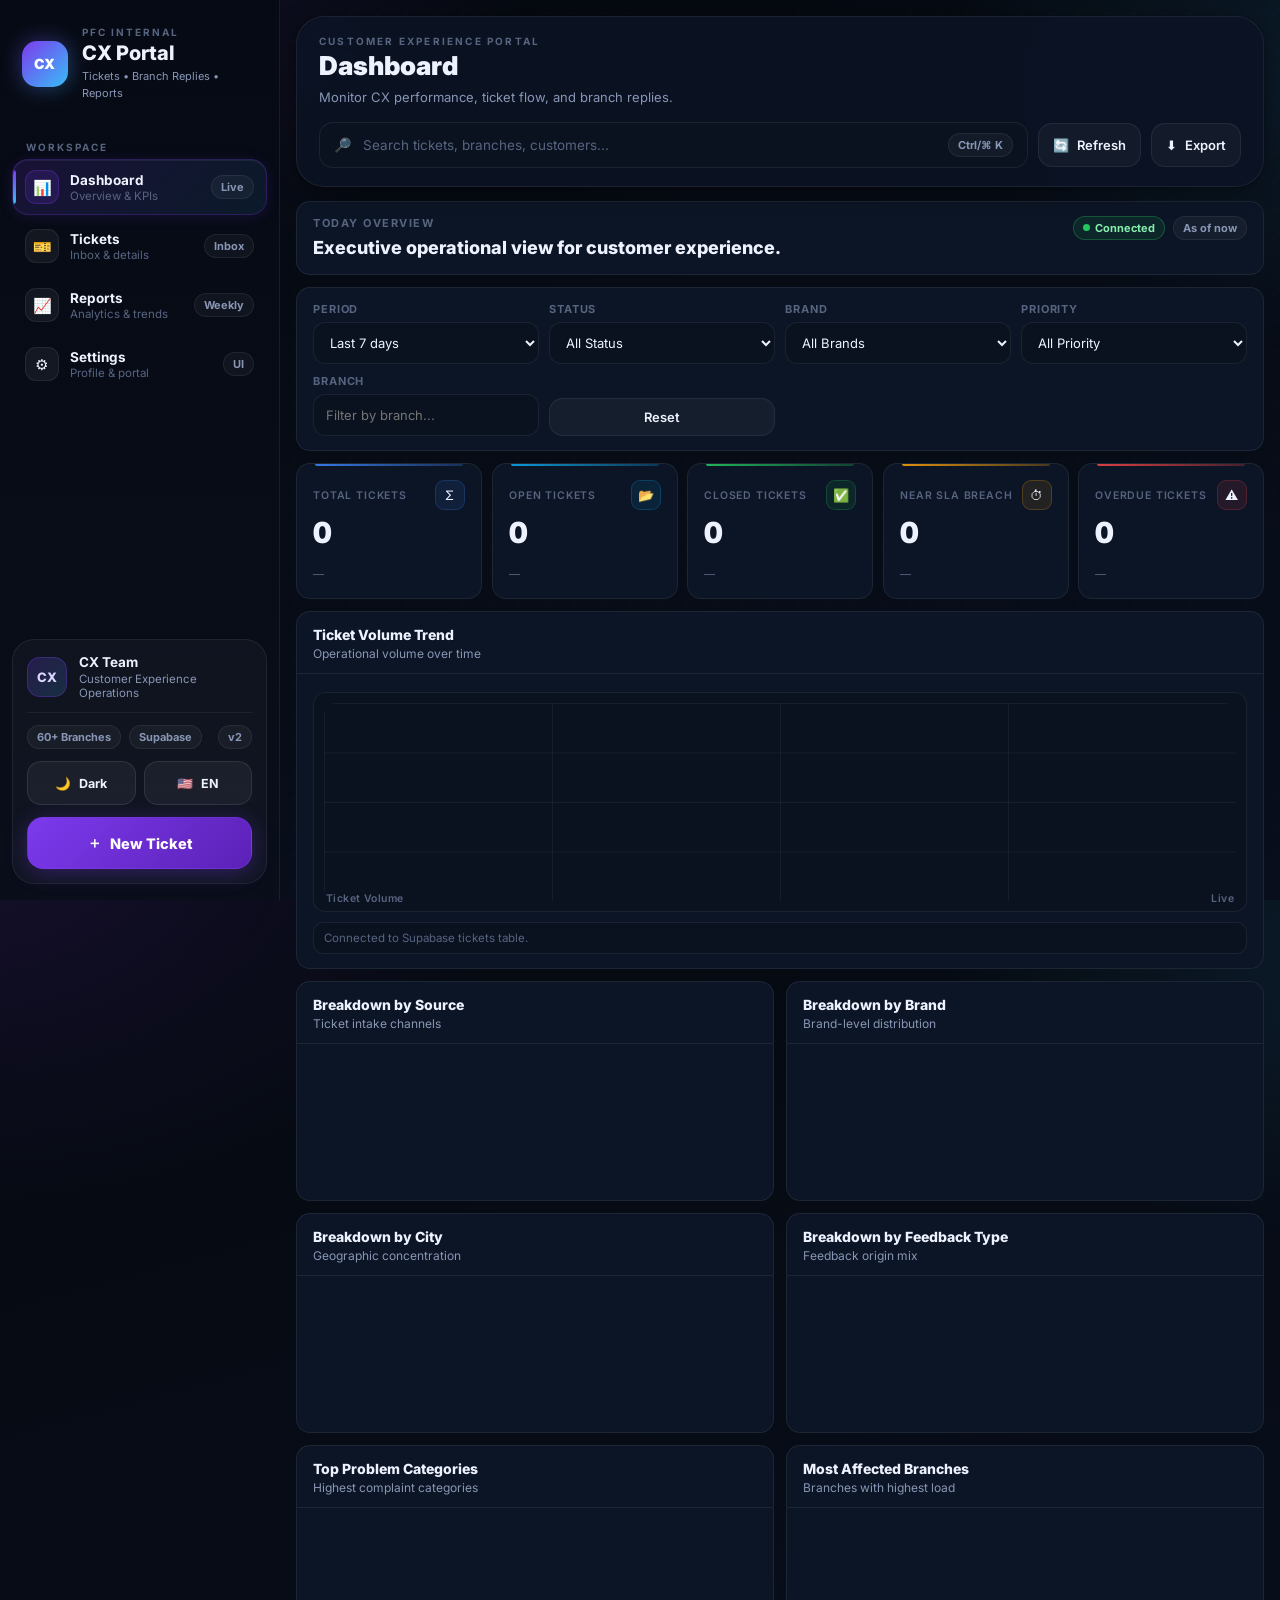
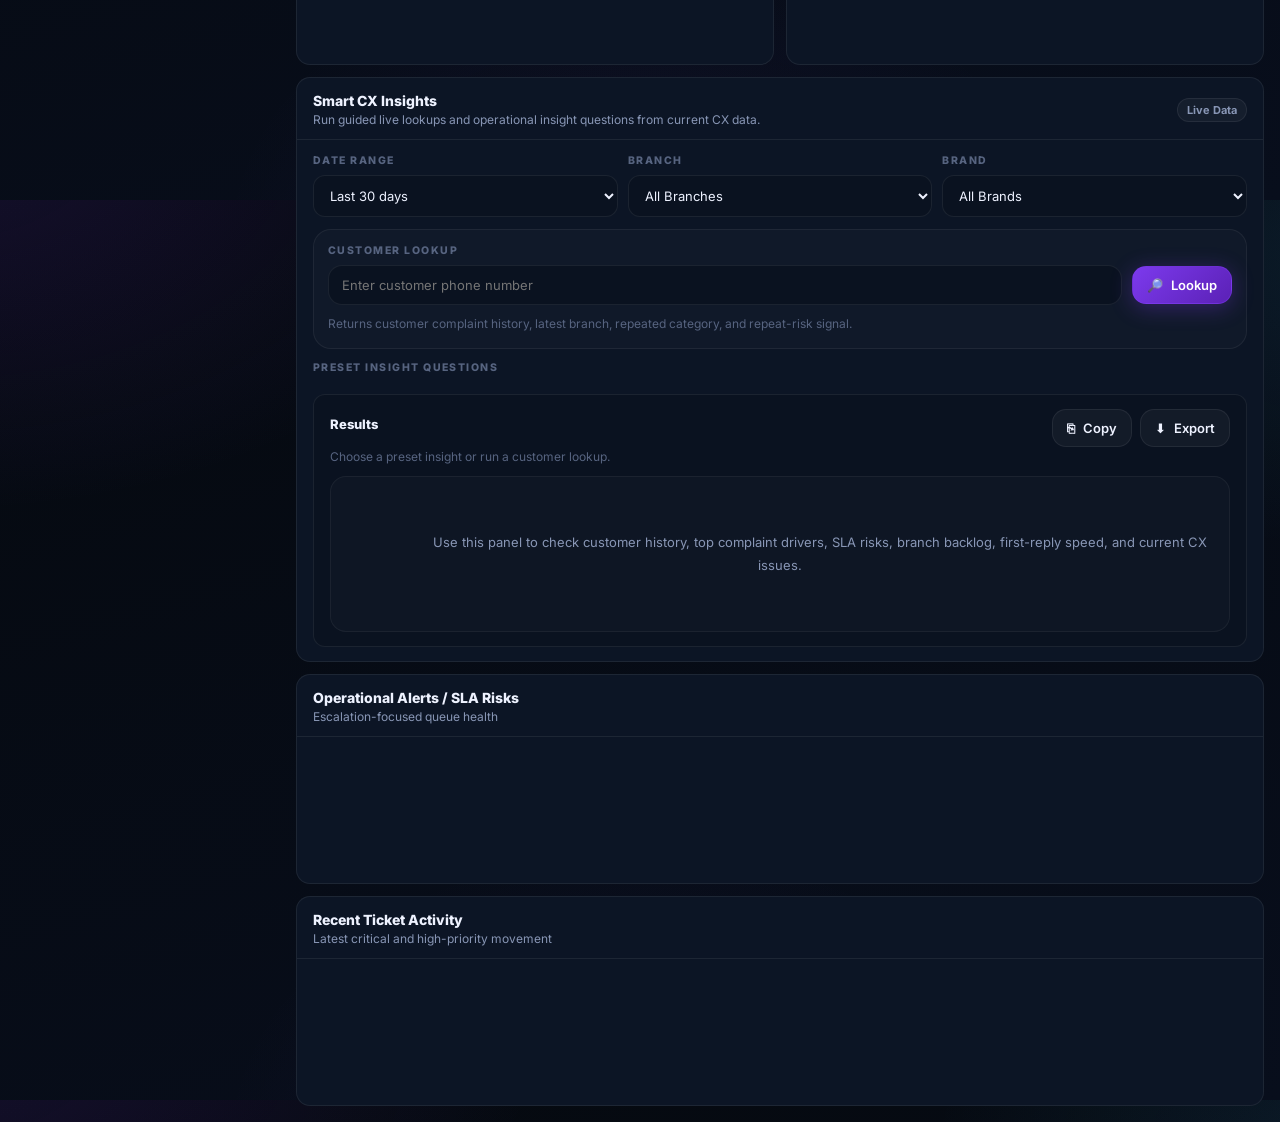
<file: index.html>
<!doctype html>
<html lang="en" dir="ltr">
<head>
  <meta charset="UTF-8" />
  <meta name="viewport" content="width=device-width,initial-scale=1" />
  <title>CX Portal — Tickets Dashboard</title>
  <meta name="description" content="Customer Experience Ticketing Portal" />

  <link rel="preconnect" href="https://fonts.googleapis.com">
  <link rel="preconnect" href="https://fonts.gstatic.com" crossorigin>
  <link href="https://fonts.googleapis.com/css2?family=Inter:wght@400;500;600;700;800&family=Tajawal:wght@400;500;700;800;900&display=swap" rel="stylesheet">

  <link rel="stylesheet" href="styles.css" />
</head>

<body data-theme="dark">
  <div class="appShell">
    <aside class="sidebar">
      <div class="sidebarTop">
        <div class="brandRow">
          <div class="logo">CX</div>
          <div class="brandText">
            <div class="eyebrow" id="brandEyebrow">PFC Internal</div>
            <div class="t" id="brandTitle">CX Portal</div>
            <div class="s" id="brandSub">Tickets • Branch Replies • Reports</div>
          </div>
        </div>
      </div>

      <div class="sidebarSectionLabel" id="workspaceLabel">Workspace</div>

      <div class="nav">
        <button class="active" data-view="dashboard">
          <div class="left">
            <div class="icon">📊</div>
            <div class="navText">
              <div class="nt" id="navDashboardTitle">Dashboard</div>
              <div class="ns" id="navDashboardSub">Overview & KPIs</div>
            </div>
          </div>
          <span class="pill" id="navDashboardPill">Live</span>
        </button>

        <button data-view="tickets">
          <div class="left">
            <div class="icon">🎫</div>
            <div class="navText">
              <div class="nt" id="navTicketsTitle">Tickets</div>
              <div class="ns" id="navTicketsSub">Inbox & details</div>
            </div>
          </div>
          <span class="pill" id="navTicketsPill">Inbox</span>
        </button>

        <button data-view="reports">
          <div class="left">
            <div class="icon">📈</div>
            <div class="navText">
              <div class="nt" id="navReportsTitle">Reports</div>
              <div class="ns" id="navReportsSub">Analytics & trends</div>
            </div>
          </div>
          <span class="pill" id="navReportsPill">Weekly</span>
        </button>

        <button data-view="settings">
          <div class="left">
            <div class="icon">⚙️</div>
            <div class="navText">
              <div class="nt" id="navSettingsTitle">Settings</div>
              <div class="ns" id="navSettingsSub">Profile & portal</div>
            </div>
          </div>
          <span class="pill" id="navSettingsPill">UI</span>
        </button>
      </div>

      <div class="sidebarSpacer"></div>

      <div class="sidebarFooter">
        <div class="userCard">
          <div class="userAvatar">CX</div>
          <div class="userMeta">
            <div class="u1" id="userTeamTitle">CX Team</div>
            <div class="u2" id="userTeamSub">Customer Experience Operations</div>
          </div>
        </div>

        <div class="tinyRow">
          <div style="display:flex;gap:8px;align-items:center;flex-wrap:wrap">
            <span class="badge" id="branchesBadge">60+ Branches</span>
            <span class="badge">Supabase</span>
          </div>
          <span class="badge" id="versionBadge">v2</span>
        </div>

        <div class="toggleRow">
          <button class="btn" id="btnTheme">🌙 <span id="btnThemeTxt">Dark</span></button>
          <button class="btn" id="btnLang">🇺🇸 <span id="btnLangTxt">EN</span></button>
        </div>

        <div class="sidebarCTA">
          <button class="btn primary wide" id="btnNewTicket">＋ <span id="btnNewTicketTxt">New Ticket</span></button>
        </div>
      </div>
    </aside>

    <main class="main">
      <div class="topbar">
        <div class="title">
          <div class="eyebrow" id="topbarEyebrow">Customer Experience Portal</div>
          <div class="h" id="pageTitle">Dashboard</div>
          <div class="p" id="pageSub">Monitor CX performance, ticket flow, and branch replies.</div>
        </div>

        <div class="topActions">
          <div class="search">
            <span class="searchIcon">🔎</span>
            <input id="globalSearch" placeholder="Search tickets, branches, customers..." />
            <span class="pill">Ctrl/⌘ K</span>
          </div>

          <button class="btn" id="btnRefresh">🔄 <span id="btnRefreshTxt">Refresh</span></button>
          <button class="btn" id="btnExport">⬇️ <span id="btnExportTxt">Export</span></button>
        </div>
      </div>

      <section id="view-dashboard">
        <div class="dashboardExecutiveHeader card">
          <div class="cardBody">
            <div class="dashboardExecutiveLeft">
              <div class="dashEyebrow" id="overviewTitle">Today Overview</div>
              <div class="dashHead" id="kpiSub">Executive operational view for customer experience.</div>
            </div>
            <div class="dashboardExecutiveRight">
              <span class="badge good" id="connectedBadge"><span class="liveDot"></span>Connected</span>
              <span class="badge" id="dashboardAsOf">As of now</span>
            </div>
          </div>
        </div>

        <div class="dashboardFilterRow card">
          <div class="cardBody">
            <div class="filterBlock">
              <label for="dashRange">Period</label>
              <select id="dashRange" class="dashboardSelect">
                <option value="all">All Time</option>
                <option value="24h">Last 24h</option>
                <option value="7d" selected>Last 7 days</option>
                <option value="30d">Last 30 days</option>
              </select>
            </div>
            <div class="filterBlock">
              <label for="dashStatus">Status</label>
              <select id="dashStatus" class="dashboardSelect">
                <option value="all">All Status</option>
                <option value="Open">Open</option>
                <option value="In Progress">In Progress</option>
                <option value="Replied">Replied</option>
                <option value="Closed">Closed</option>
              </select>
            </div>
            <div class="filterBlock">
              <label for="dashBrand">Brand</label>
              <select id="dashBrand" class="dashboardSelect">
                <option value="all">All Brands</option>
              </select>
            </div>
            <div class="filterBlock">
              <label for="dashPriority">Priority</label>
              <select id="dashPriority" class="dashboardSelect">
                <option value="all">All Priority</option>
                <option value="High">High</option>
                <option value="Medium">Medium</option>
                <option value="Low">Low</option>
              </select>
            </div>
            <div class="filterBlock">
              <label for="dashBranch">Branch</label>
              <input class="dashboardInput" id="dashBranch" placeholder="Filter by branch..." />
            </div>
            <div class="filterBlock action">
              <button class="btn" id="dashResetFilters">Reset</button>
            </div>
          </div>
        </div>

        <div class="statsGrid">
          <div class="statCard">
            <div class="statCardTop">
              <div class="statLabel" id="statTotalLabel">Total Tickets</div>
              <div class="statIconBadge">Σ</div>
            </div>
            <div class="statValue" id="kpiTotal">0</div>
            <div class="statMeta" id="kpiTotalT">—</div>
          </div>

          <div class="statCard">
            <div class="statCardTop">
              <div class="statLabel" id="statOpenLabel">Open Tickets</div>
              <div class="statIconBadge">📂</div>
            </div>
            <div class="statValue" id="kpiOpen">0</div>
            <div class="statMeta" id="kpiOpenT">—</div>
          </div>

          <div class="statCard">
            <div class="statCardTop">
              <div class="statLabel" id="statClosedLabel">Closed Tickets</div>
              <div class="statIconBadge">✅</div>
            </div>
            <div class="statValue" id="kpiClosed">0</div>
            <div class="statMeta" id="kpiClosedT">—</div>
          </div>

          <div class="statCard">
            <div class="statCardTop">
              <div class="statLabel" id="statRepliedLabel">Near SLA Breach</div>
              <div class="statIconBadge">⏱</div>
            </div>
            <div class="statValue" id="kpiReplied">0</div>
            <div class="statMeta" id="kpiRepliedT">—</div>
          </div>

          <div class="statCard">
            <div class="statCardTop">
              <div class="statLabel" id="statAvgLabel">Overdue Tickets</div>
              <div class="statIconBadge">⚠</div>
            </div>
            <div class="statValue" id="kpiAvg">0</div>
            <div class="statMeta" id="kpiAvgT">—</div>
          </div>
        </div>

        <div class="dashboardGrid">
          <div class="dashboardMainCol">
            <div class="card heroCard">
              <div class="cardHeader">
                <div>
                  <div class="h">Ticket Volume Trend</div>
                  <div class="s">Operational volume over time</div>
                </div>
              </div>

              <div class="cardBody">
                <div class="chartWrap">
                  <div class="chart">
                    <div class="bars" id="bars"></div>
                    <div class="barLabel">
                      <span id="chartLeftLabel">Ticket Volume</span>
                      <span id="chartRightLabel">Live</span>
                    </div>
                  </div>
                </div>
                <div class="footerNote" id="systemMsg">Connected to Supabase tickets table.</div>
              </div>
            </div>

            <div class="analyticsSplit">
              <div class="card">
                <div class="cardHeader">
                  <div>
                    <div class="h">Breakdown by Source</div>
                    <div class="s">Ticket intake channels</div>
                  </div>
                </div>
                <div class="cardBody"><div class="breakdownList" id="sourceBreakdown"></div></div>
              </div>

              <div class="card">
                <div class="cardHeader">
                  <div>
                    <div class="h">Breakdown by Brand</div>
                    <div class="s">Brand-level distribution</div>
                  </div>
                </div>
                <div class="cardBody"><div class="breakdownList" id="brandBreakdown"></div></div>
              </div>

              <div class="card">
                <div class="cardHeader">
                  <div>
                    <div class="h">Breakdown by City</div>
                    <div class="s">Geographic concentration</div>
                  </div>
                </div>
                <div class="cardBody"><div class="breakdownList" id="cityBreakdown"></div></div>
              </div>

              <div class="card">
                <div class="cardHeader">
                  <div>
                    <div class="h">Breakdown by Feedback Type</div>
                    <div class="s">Feedback origin mix</div>
                  </div>
                </div>
                <div class="cardBody"><div class="breakdownList" id="feedbackTypeBreakdown"></div></div>
              </div>
            </div>

            <div class="analyticsSplit">
              <div class="card">
                <div class="cardHeader">
                  <div>
                    <div class="h">Top Problem Categories</div>
                    <div class="s">Highest complaint categories</div>
                  </div>
                </div>
                <div class="cardBody"><div class="compactList" id="topCategories"></div></div>
              </div>

              <div class="card">
                <div class="cardHeader">
                  <div>
                    <div class="h">Most Affected Branches</div>
                    <div class="s">Branches with highest load</div>
                  </div>
                </div>
                <div class="cardBody"><div class="compactList" id="topBranches"></div></div>
              </div>
            </div>
          </div>

          <div class="dashboardSideCol">
            <div class="card">
              <div class="cardHeader">
                <div>
                  <div class="h" id="insightsTitle">Smart CX Insights</div>
                  <div class="s" id="insightsSub">Run guided live lookups and operational insight questions from current CX data.</div>
                </div>
                <span class="badge" id="insightsBadge">Live Data</span>
              </div>

              <div class="cardBody insightsBody">
                <div class="insightsControls">
                  <div class="insightsControlGroup">
                    <label class="insightsBlockLabel" for="insightsRange" id="insightsRangeLabel">Date Range</label>
                    <select class="dashboardSelect insightsSelect" id="insightsRange">
                      <option value="30d">Last 30 days</option>
                      <option value="7d">Last 7 days</option>
                      <option value="90d">Last 90 days</option>
                      <option value="month">This month</option>
                      <option value="all">All time</option>
                    </select>
                  </div>
                  <div class="insightsControlGroup">
                    <label class="insightsBlockLabel" for="insightsBranch" id="insightsBranchLabel">Branch</label>
                    <select class="dashboardSelect insightsSelect" id="insightsBranch">
                      <option value="all">All Branches</option>
                    </select>
                  </div>
                  <div class="insightsControlGroup">
                    <label class="insightsBlockLabel" for="insightsBrand" id="insightsBrandLabel">Brand</label>
                    <select class="dashboardSelect insightsSelect" id="insightsBrand">
                      <option value="all">All Brands</option>
                    </select>
                  </div>
                </div>

                <div class="insightsLookup">
                  <div class="insightsBlockLabel" id="lookupTitle">Customer Lookup</div>
                  <div class="insightsLookupRow">
                    <input class="input insightsLookupInput" id="customerLookupInput" placeholder="Enter customer phone number" />
                    <button class="btn primary" id="btnCustomerLookup">🔎 <span id="btnCustomerLookupTxt">Lookup</span></button>
                  </div>
                  <div class="insightsLookupHint" id="lookupHint">Returns customer complaint history, latest branch, repeated category, and repeat-risk signal.</div>
                </div>

                <div class="insightsQuestions">
                  <div class="insightsBlockLabel" id="presetQuestionsTitle">Preset Insight Questions</div>
                  <div class="insightsQuestionGrid" id="presetInsightButtons"></div>
                </div>

                <div class="panel insightsResultPanel">
                  <div class="insightsResultHead">
                    <div class="ph" id="resultsTitle">Results</div>
                    <div class="insightsResultActions">
                      <button class="btn" id="btnCopyInsightResult">⎘ <span id="btnCopyInsightTxt">Copy</span></button>
                      <button class="btn" id="btnExportInsightResult">⬇ <span id="btnExportInsightTxt">Export</span></button>
                    </div>
                  </div>
                  <div class="insightsResultMeta" id="insightsResultMeta">Choose a preset insight or run a customer lookup.</div>
                  <div class="insightsResultContent empty" id="insightsResultContent">
                    Use this panel to check customer history, top complaint drivers, SLA risks, branch backlog, first-reply speed, and current CX issues.
                  </div>
                </div>
              </div>
            </div>

            <div class="card">
              <div class="cardHeader">
                <div>
                  <div class="h">Operational Alerts / SLA Risks</div>
                  <div class="s">Escalation-focused queue health</div>
                </div>
              </div>
              <div class="cardBody">
                <div class="alertsList" id="dashboardAlerts"></div>
              </div>
            </div>

            <div class="card">
              <div class="cardHeader">
                <div>
                  <div class="h">Recent Ticket Activity</div>
                  <div class="s">Latest critical and high-priority movement</div>
                </div>
              </div>
              <div class="cardBody">
                <div class="activityList" id="dashboardRecentActivity"></div>
              </div>
            </div>
          </div>
        </div>
      </section>

      <section id="view-tickets" style="display:none">
        <div class="ticketsLayout">
          <div class="ticketSidebar">
            <div class="panel filterPanel">
              <div class="ph" id="filtersTitle">Filters</div>

              <div class="filterStack">
                <select id="filterStatus">
                  <option value="all">All Status</option>
                  <option value="Open">Open</option>
                  <option value="In Progress">In Progress</option>
                  <option value="Replied">Replied</option>
                  <option value="Closed">Closed</option>
                </select>

                <select id="filterPriority">
                  <option value="all">All Priority</option>
                  <option value="High">High</option>
                  <option value="Medium">Medium</option>
                  <option value="Low">Low</option>
                </select>

                <input class="chipInput" id="filterBranch" placeholder="Branch contains..." />
              </div>

              <div class="filterFooter">
                <span class="badge" id="resultCount">0 tickets</span>
              </div>
            </div>

            <div class="panel slaPanel">
              <div class="ph" id="slaFocusTitle">SLA Focus</div>
              <div class="panelText" id="slaFocusText">
                Track pending tickets, identify replies at risk, and monitor first-response compliance.
              </div>
            </div>
          </div>

          <div class="list">
            <div class="listTop">
              <div>
                <div class="sectionTitle" id="ticketsInboxTitle">Tickets Inbox</div>
                <div class="sectionSub" id="ticketsInboxSub">Live ticket stream across branches</div>
              </div>
            </div>

            <div class="rows" id="ticketRows"></div>
          </div>

          <div class="detail">
            <div class="detailHead">
              <div class="left">
                <div class="detailEyebrow" id="detailEyebrow">Ticket Details</div>
                <div class="h" id="detailTitle">Select a ticket</div>
                <div class="s" id="detailSub">Open a ticket to view details.</div>
              </div>

              <div class="actions">
                <button class="btn" id="btnAssign">👤 <span id="btnAssignTxt">Assign</span></button>
                <button class="btn good" id="btnClose">✅ <span id="btnCloseTxt">Close</span></button>
                <button class="btn primary" id="btnAddNote">📝 <span id="btnAddNoteTxt">Add Note</span></button>
              </div>
            </div>

            <div class="detailBody">
              <div class="panel">
                <div class="ph" id="ticketInfoTitle">Ticket Info</div>
                <div class="kv" id="ticketInfo"></div>
              </div>

              <div class="panel">
                <div class="ph" id="descriptionTitle">Description</div>
                <div class="panelText monoBlock" id="ticketDesc">—</div>
              </div>

              <div class="panel">
                <div class="ph" id="attachmentsTitle">Attachments</div>
                <div id="ticketAttachmentsList" class="attachmentsList"></div>
              </div>

              <div class="panel">
                <div class="ph" id="branchReplyTitle">Branch Reply</div>
                <div class="replyBox">
                  <textarea class="textarea" id="branchReply" placeholder="Write branch reply here..."></textarea>

                  <div class="inlineActions">
                    <button class="btn primary" id="btnSaveReply">💾 <span id="btnSaveReplyTxt">Save Reply</span></button>
                    <button class="btn warn" id="btnMarkReplied">✳️ <span id="btnMarkRepliedTxt">Mark as Replied</span></button>
                  </div>

                  <div class="metaText" id="replyMeta">—</div>
                </div>
              </div>

              <div class="panel">
                <div class="ph" id="timelineTitle">Timeline</div>
                <div class="timeline" id="timeline"></div>
              </div>
            </div>
          </div>
        </div>
      </section>

      <section id="view-reports" style="display:none">
  <div class="rptPage">
    <div class="rptPageHeader">
      <div class="rptPageTitleArea">
        <div class="rptPageTitle" id="reportsTitle">Reports</div>
        <div class="rptPageSub" id="reportsSub">Deep analytics &amp; management reporting workspace</div>
      </div>
      <div class="rptPageActions">
        <span class="badge" id="rptDataCount">— tickets</span>
        <button class="btn" id="btnQuickExport">⬇ Export CSV</button>
      </div>
    </div>

    <div class="rptFilterBar">
      <div class="rptFilterGroup">
        <label class="rptFilterLabel">From</label>
        <input type="date" class="rptDateInput" id="rptDateFrom" />
      </div>
      <div class="rptFilterGroup">
        <label class="rptFilterLabel">To</label>
        <input type="date" class="rptDateInput" id="rptDateTo" />
      </div>
      <div class="rptFilterGroup">
        <label class="rptFilterLabel">Brand</label>
        <select class="rptSelect" id="rptFBrand">
          <option value="all">All Brands</option>
          <option value="Baytoti">Baytoti</option>
          <option value="Asian Hub">Asian Hub</option>
          <option value="Maki House">Maki House</option>
          <option value="Podo Moro">Podo Moro</option>
          <option value="Rice&amp;Roll">Rice&amp;Roll</option>
          <option value="Wok">Wok</option>
          <option value="Indo Makan">Indo Makan</option>
        </select>
      </div>
      <div class="rptFilterGroup">
        <label class="rptFilterLabel">Status</label>
        <select class="rptSelect" id="rptFStatus">
          <option value="all">All Status</option>
          <option value="Open">Open</option>
          <option value="In Progress">In Progress</option>
          <option value="Replied">Replied</option>
          <option value="Closed">Closed</option>
        </select>
      </div>
      <div class="rptFilterGroup">
        <label class="rptFilterLabel">Source</label>
        <select class="rptSelect" id="rptFSource">
          <option value="all">All Sources</option>
          <option value="Google Review">Google Review</option>
          <option value="WhatsApp">WhatsApp</option>
          <option value="Call Center">Call Center</option>
          <option value="Email">Email</option>
          <option value="Meta Business">Meta Business</option>
          <option value="Dine In Survey (0-6)">Dine In Survey</option>
          <option value="App Survey (0-6)">App Survey</option>
        </select>
      </div>
      <div class="rptFilterGroup">
        <label class="rptFilterLabel">Priority</label>
        <select class="rptSelect" id="rptFPriority">
          <option value="all">All Priority</option>
          <option value="High">High</option>
          <option value="Medium">Medium</option>
          <option value="Low">Low</option>
        </select>
      </div>
      <div class="rptFilterGroup">
        <label class="rptFilterLabel">SLA</label>
        <select class="rptSelect" id="rptFSLA">
          <option value="all">All SLA</option>
          <option value="pending">Pending</option>
          <option value="at_risk">At Risk</option>
          <option value="breached">Breached</option>
        </select>
      </div>
      <div class="rptFilterGroup">
        <label class="rptFilterLabel">Category</label>
        <select class="rptSelect" id="rptFCategory">
          <option value="all">All Categories</option>
          <option value="Food Quality">Food Quality</option>
          <option value="Service Quality">Service Quality</option>
          <option value="Ambiance">Ambiance</option>
          <option value="Cleanliness">Cleanliness</option>
          <option value="Overall">Overall</option>
          <option value="Foreign Object">Foreign Object</option>
          <option value="Poisoning">Poisoning</option>
          <option value="Delivery">Delivery</option>
          <option value="App/Online">App/Online</option>
          <option value="Pricing">Pricing</option>
        </select>
      </div>
      <div class="rptFilterGroup">
        <label class="rptFilterLabel">Branch</label>
        <select class="rptSelect" id="rptFBranch">
          <option value="all">All Branches</option>
        </select>
      </div>
      <button class="btn" id="btnRptReset">↺ Reset</button>
    </div>

    <nav class="rptNav" id="rptNav">
      <button class="rptTab active" data-section="executive">Executive Summary</button>
      <button class="rptTab" data-section="period">Period Comparison</button>
      <button class="rptTab" data-section="sla">SLA Performance</button>
      <button class="rptTab" data-section="branch">Branch Report</button>
      <button class="rptTab" data-section="brand">Brand Report</button>
      <button class="rptTab" data-section="source">Source Analysis</button>
      <button class="rptTab" data-section="category">Categories</button>
      <button class="rptTab" data-section="aging">Ticket Aging</button>
      <button class="rptTab" data-section="trend">Trend</button>
      <button class="rptTab rptTabExport" data-section="export">⬇ Export</button>
    </nav>

    <div class="rptContent" id="rptContent">
      <div class="rptLoading">Loading report data…</div>
    </div>
  </div>
</section>

      <section id="view-settings" style="display:none">
        <div class="settingsLayout">
          <div class="settingsMenu card">
            <div class="cardHeader">
              <div>
                <div class="h" id="settingsMainTitle">Settings</div>
                <div class="s" id="settingsMainSub">Customize this portal UI</div>
              </div>
            </div>

            <div class="cardBody settingsNav">
              <button class="settingsItem active" data-settings="profile" id="settingsItemProfile">Profile</button>
              <button class="settingsItem" data-settings="branding" id="settingsItemBranding">Branding</button>
              <button class="settingsItem" data-settings="notifications" id="settingsItemNotifications">Notifications</button>
              <button class="settingsItem" data-settings="preferences" id="settingsItemPreferences">Portal Preferences</button>
              <button class="settingsItem" data-settings="email" id="settingsItemEmail">Email Mode</button>
            </div>
          </div>

          <div class="settingsContent" id="settingsContent"></div>
        </div>
      </section>
    </main>
  </div>

  <div class="modal" id="newTicketModal" aria-hidden="true">
    <div class="modalCard">
      <div class="modalHead">
        <div class="modalTitle">
          <div class="eyebrow" id="newTicketEyebrow">Create Ticket</div>
          <div class="h" id="newTicketTitle">Create New Ticket</div>
          <div class="s" id="newTicketSub">Enter customer complaint details and send to branch</div>
        </div>

        <button class="btn" id="btnCloseNewTicketModal">✖ <span id="btnCloseModalTxt">Close</span></button>
      </div>

      <div class="modalBody">
        <div class="grid2">
          <div class="field">
            <label for="newCustomerName" id="labelCustomerName">Customer Name</label>
            <input class="input" id="newCustomerName" value="Test Customer" />
          </div>

          <div class="field">
            <label for="newCustomerPhone" id="labelCustomerPhone">Customer Phone</label>
            <input class="input" id="newCustomerPhone" value="0500000000" />
          </div>
        </div>

        <div class="grid2">
          <div class="field">
            <label id="labelBranchName">Branch Name</label>
            <select id="newBranchName">
              <option value="">Select branch</option>
            </select>
          </div>

          <div class="field">
            <label id="labelBrand">Brand</label>
            <select id="newBrand">
              <option value="">Select brand</option>
              <option value="Asian Hub">Asian Hub</option>
              <option value="Baytoti">Baytoti</option>
              <option value="Indo Makan">Indo Makan</option>
              <option value="Maki House">Maki House</option>
              <option value="Podo Moro">Podo Moro</option>
              <option value="Rice&amp;Roll">Rice&amp;Roll</option>
              <option value="Wok">Wok</option>
            </select>
          </div>
        </div>

        <div class="grid2">
          <div class="field">
            <label id="labelPriority">Priority</label>
            <select id="newPriority">
              <option value="High">High</option>
              <option value="Medium" selected>Medium</option>
              <option value="Low">Low</option>
            </select>
          </div>

          <div class="field">
            <label id="labelStatus">Status</label>
            <select id="newStatus">
              <option value="Open">Open</option>
              <option value="In Progress">In Progress</option>
              <option value="Replied">Replied</option>
              <option value="Closed">Closed</option>
            </select>
          </div>
        </div>

        <div class="field full">
          <label id="labelFeedbackType">Feedback Type</label>
          <select id="newFeedbackType">
            <option value="Google Review">Google Review</option>
            <option value="Dine In Survey (0-6)">Dine In Survey (0-6)</option>
            <option value="App Survey (0-6)">App Survey (0-6)</option>
            <option value="Call Center">Call Center</option>
            <option value="WhatsApp" selected>WhatsApp</option>
            <option value="Meta Business">Meta Business</option>
            <option value="Email">Email</option>
          </select>
        </div>

        <div class="grid2">
          <div class="field">
            <label id="labelFeedbackCategory">Feedback Category</label>
            <select id="newFeedbackCategory">
              <option value="">Select category</option>
              <option value="Food Quality">Food Quality</option>
              <option value="Service Quality">Service Quality</option>
              <option value="Ambiance">Ambiance</option>
              <option value="Cleanliness">Cleanliness</option>
              <option value="Overall">Overall</option>
              <option value="Foreign Object">Foreign Object</option>
              <option value="Poisoning">Poisoning</option>
              <option value="Delivery">Delivery</option>
              <option value="App/Online">App/Online</option>
              <option value="Pricing">Pricing</option>
            </select>
          </div>

          <div class="field">
            <label id="labelSubCategory">Sub Category</label>
            <select id="newSubCategory">
              <option value="">Select category first</option>
            </select>
          </div>
        </div>

        <div class="field full">
          <label for="newDescription" id="labelDescription">Description</label>
          <textarea class="textarea" id="newDescription">test</textarea>
          <div class="helper" id="descriptionHelper">Use branch dropdown selection. Current direct test email mode will still send to your email for setup verification.</div>
        </div>

        <div class="field full">
          <label for="newTicketAttachments" id="labelAttachments">Attachments</label>
          <input class="input" type="file" id="newTicketAttachments" multiple />
          <div class="helper" id="attachmentsHelper">Upload images, PDFs, or documents. (Uploaded via Edge Function)</div>
        </div>
      </div>

      <div class="modalActions">
        <button class="btn" id="btnCancelNewTicket"><span id="btnCancelTxt">Cancel</span></button>
        <button class="btn primary" id="btnSubmitNewTicket"><span id="btnCreateTxt">Create Ticket</span></button>
      </div>
    </div>
  </div>

  <div class="toastWrap" id="toastWrap"></div>

  <script type="module" src="app.js"></script>
</body>
</html>
</file>
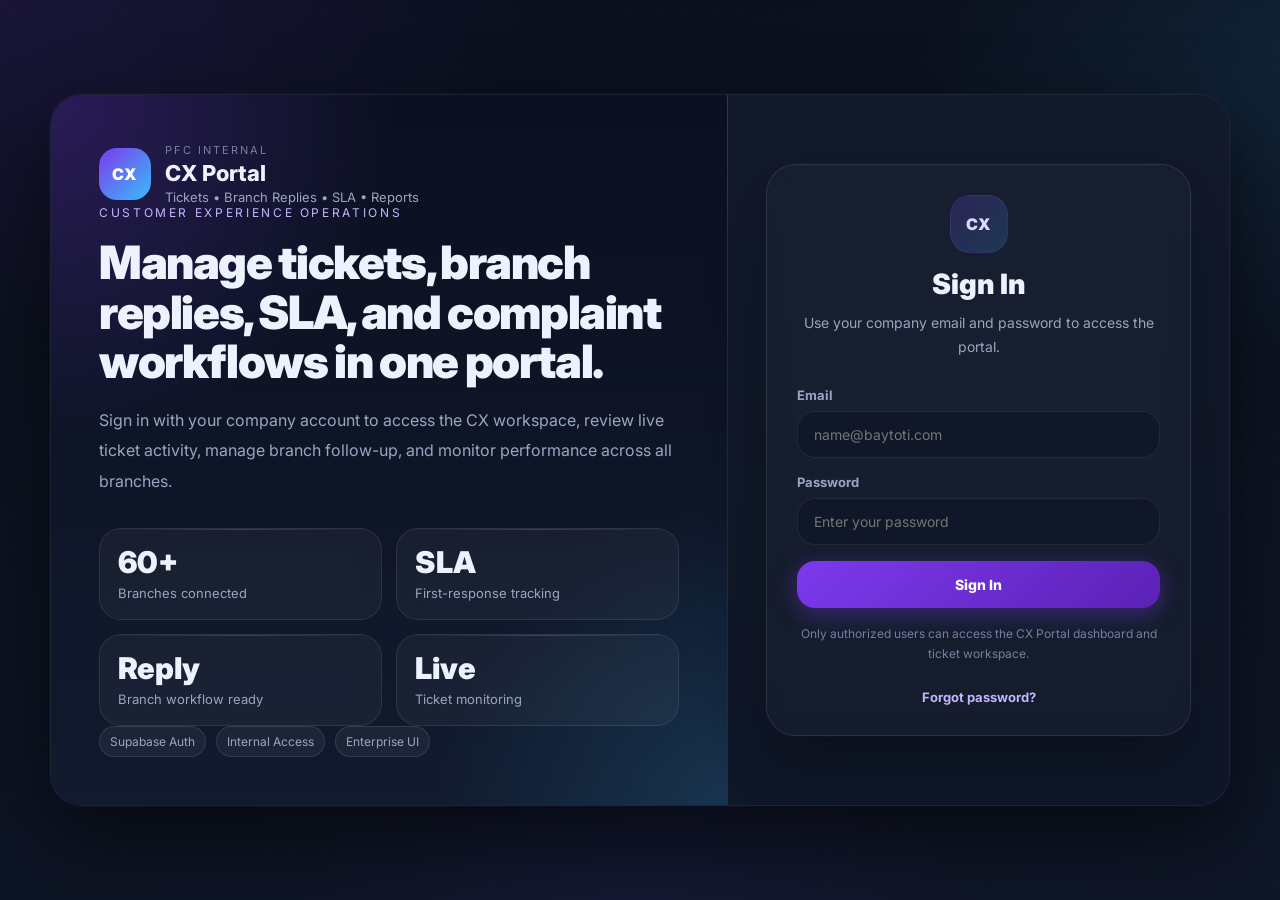
<file: login.html>
<!doctype html>
<html lang="en" dir="ltr">
<head>
  <meta charset="UTF-8" />
  <meta name="viewport" content="width=device-width,initial-scale=1" />
  <title>CX Portal — Sign In</title>
  <meta name="description" content="Customer Experience Portal Login" />

  <link rel="preconnect" href="https://fonts.googleapis.com">
  <link rel="preconnect" href="https://fonts.gstatic.com" crossorigin>
  <link href="https://fonts.googleapis.com/css2?family=Inter:wght@400;500;600;700;800&family=Tajawal:wght@400;500;700;800;900&display=swap" rel="stylesheet">

  <style>
    :root{
      --bg:#0a0f1c;
      --bg2:#0f1728;
      --surface:#121a2b;
      --surface2:#182235;
      --stroke:rgba(255,255,255,.08);
      --text:#eef2ff;
      --muted:#9aa6c1;
      --muted2:#73819f;
      --brand:#7c3aed;
      --brand2:#38bdf8;
      --good:#22c55e;
      --warn:#f59e0b;
      --bad:#ef4444;
      --shadow:0 18px 40px rgba(0,0,0,.30);
      --radius:24px;
      --radius2:32px;
      --font:"Inter","Tajawal",ui-sans-serif,system-ui,-apple-system,Segoe UI,Roboto,Arial,sans-serif;
      --focus: rgba(124,58,237,.35);
    }

    *{box-sizing:border-box}
    html,body{height:100%}
    body,input,button{font-family:var(--font)}

    @keyframes logoPulse{0%,100%{box-shadow:0 6px 20px rgba(124,58,237,.35)}50%{box-shadow:0 6px 32px rgba(124,58,237,.6),0 0 0 6px rgba(124,58,237,.07)}}
    @keyframes fadeInUp{from{opacity:0;transform:translateY(18px)}to{opacity:1;transform:translateY(0)}}
    @keyframes liveBlip{0%,100%{opacity:1;transform:scale(1)}50%{opacity:.35;transform:scale(.5)}}

    body{
      margin:0;
      color:var(--text);
      background:
        radial-gradient(ellipse 1100px 700px at -5% -5%, rgba(124,58,237,.16), transparent 55%),
        radial-gradient(ellipse 900px 600px at 105% 8%, rgba(56,189,248,.11), transparent 48%),
        radial-gradient(ellipse 600px 400px at 50% 105%, rgba(124,58,237,.07), transparent 60%),
        linear-gradient(165deg, var(--bg), var(--bg2));
      overflow:hidden;
    }
    body::before{
      content:'';position:fixed;inset:0;
      background-image:radial-gradient(circle, rgba(255,255,255,.022) 1px, transparent 1px);
      background-size:28px 28px;pointer-events:none;z-index:0;
    }

    .loginPage{
      min-height:100vh;
      padding:24px;
      display:grid;
      place-items:center;
    }

    .loginShell{
      width:min(1180px, 100%);
      min-height:700px;
      display:grid;
      grid-template-columns:1.15fr .85fr;
      overflow:hidden;
      border-radius:var(--radius2);
      border:1px solid var(--stroke);
      background:rgba(11,17,34,.94);
      box-shadow:0 32px 80px rgba(0,0,0,.55),0 0 0 1px rgba(124,58,237,.08);
      backdrop-filter:blur(18px);
      -webkit-backdrop-filter:blur(18px);
      position:relative;z-index:1;
      animation:fadeInUp .5s cubic-bezier(.34,1.3,.64,1) both;
    }

    .loginHero{
      position:relative;
      padding:48px;
      background:
        radial-gradient(circle at top left, rgba(124,58,237,.28), transparent 35%),
        radial-gradient(circle at bottom right, rgba(56,189,248,.16), transparent 30%),
        linear-gradient(180deg, #0b1020, #111a2e);
      border-right:1px solid var(--stroke);
      display:flex;
      flex-direction:column;
      justify-content:space-between;
    }

    .brandRow{
      display:flex;
      align-items:center;
      gap:14px;
    }

    .logo{
      width:52px;
      height:52px;
      border-radius:18px;
      background:linear-gradient(135deg, var(--brand), var(--brand2));
      display:grid;
      place-items:center;
      color:#fff;
      font-weight:900;
      letter-spacing:.04em;
      flex-shrink:0;
      position:relative;
      animation:logoPulse 3.5s ease-in-out infinite;
    }
    .logo::after{
      content:'';position:absolute;inset:-2px;border-radius:20px;
      background:linear-gradient(135deg,var(--brand),var(--brand2));
      opacity:.35;filter:blur(10px);z-index:-1;
    }

    .brandText .eyebrow{
      font-size:11px;
      text-transform:uppercase;
      letter-spacing:.18em;
      color:var(--muted2);
      margin-bottom:4px;
    }

    .brandText .t{
      font-size:22px;
      font-weight:800;
      line-height:1.1;
    }

    .brandText .s{
      margin-top:4px;
      font-size:13px;
      color:var(--muted);
    }

    .heroContent{
      max-width:640px;
    }

    .heroContent .eyebrow{
      font-size:12px;
      text-transform:uppercase;
      letter-spacing:.22em;
      color:#c4b5fd;
      margin-bottom:18px;
    }

    .heroContent h1{
      margin:0;
      font-size:46px;
      line-height:1.08;
      font-weight:900;
      letter-spacing:-.03em;
    }

    .heroContent p{
      margin:18px 0 0;
      color:var(--muted);
      font-size:16px;
      line-height:1.9;
      max-width:620px;
    }

    .heroStats{
      display:grid;
      grid-template-columns:repeat(2, minmax(0,1fr));
      gap:14px;
      margin-top:32px;
    }

    .heroStat{
      border:1px solid rgba(255,255,255,.09);
      background:rgba(255,255,255,.04);
      border-radius:22px;
      padding:18px;
      backdrop-filter:blur(10px);
      transition:.22s cubic-bezier(.4,0,.2,1);
      position:relative;overflow:hidden;
    }
    .heroStat::before{
      content:'';position:absolute;top:0;left:0;right:0;height:1px;
      background:linear-gradient(90deg,transparent,rgba(255,255,255,.15),transparent);
    }
    .heroStat:hover{
      background:rgba(255,255,255,.07);
      border-color:rgba(124,58,237,.25);
      transform:translateY(-2px);
      box-shadow:0 8px 24px rgba(0,0,0,.2);
    }

    .heroStat .v{
      font-size:30px;
      font-weight:900;
      line-height:1;
    }

    .heroStat .l{
      margin-top:8px;
      color:var(--muted);
      font-size:13px;
    }

    .heroFooter{
      display:flex;
      flex-wrap:wrap;
      gap:10px;
    }

    .badge{
      display:inline-flex;
      align-items:center;
      gap:6px;
      padding:7px 10px;
      border-radius:999px;
      border:1px solid rgba(255,255,255,.10);
      background:rgba(255,255,255,.05);
      color:var(--muted);
      font-size:12px;
      white-space:nowrap;
    }

    .loginPanel{
      display:flex;
      align-items:center;
      justify-content:center;
      padding:38px;
      background:linear-gradient(180deg, rgba(18,26,43,.98), rgba(15,23,40,.96));
    }

    .formCard{
      width:min(460px, 100%);
      border:1px solid rgba(255,255,255,.09);
      background:rgba(255,255,255,.025);
      border-radius:30px;
      padding:30px;
      box-shadow:0 24px 56px rgba(0,0,0,.28),0 0 0 1px rgba(124,58,237,.07);
      backdrop-filter:blur(10px);
    }

    .formHead{
      text-align:center;
      margin-bottom:28px;
    }

    .formHead .miniLogo{
      width:58px;
      height:58px;
      margin:0 auto 14px;
      border-radius:20px;
      background:linear-gradient(135deg, rgba(124,58,237,.22), rgba(56,189,248,.18));
      border:1px solid rgba(124,58,237,.18);
      display:grid;
      place-items:center;
      font-weight:900;
      color:#ddd6fe;
    }

    .formHead h2{
      margin:0;
      font-size:28px;
      font-weight:900;
    }

    .formHead p{
      margin:10px 0 0;
      color:var(--muted);
      font-size:14px;
      line-height:1.7;
    }

    .form{
      display:flex;
      flex-direction:column;
      gap:16px;
    }

    .field{
      display:flex;
      flex-direction:column;
      gap:8px;
    }

    .field label{
      font-size:13px;
      color:var(--muted);
      font-weight:700;
    }

    .inputWrap{
      position:relative;
    }

    .input{
      width:100%;
      border:1px solid var(--stroke);
      background:#0f1728;
      color:var(--text);
      padding:14px 16px;
      border-radius:18px;
      font-size:14px;
      outline:none;
      transition:.18s ease;
    }

    .input:focus{
      border-color:var(--focus);
      box-shadow:0 0 0 4px rgba(124,58,237,.10);
    }

    .submitBtn{
      width:100%;
      border:none;
      border-radius:18px;
      padding:15px 18px;
      cursor:pointer;
      background:linear-gradient(135deg, var(--brand), #5b21b6);
      color:#fff;
      font-size:14px;
      font-weight:800;
      transition:.22s cubic-bezier(.4,0,.2,1);
      box-shadow:0 6px 24px rgba(124,58,237,.38);
      position:relative;overflow:hidden;
    }
    .submitBtn::after{
      content:'';position:absolute;inset:0;
      background:linear-gradient(135deg,rgba(255,255,255,.13),transparent);
      opacity:0;transition:.22s ease;
    }
    .submitBtn:hover{ transform:translateY(-2px); box-shadow:0 10px 32px rgba(124,58,237,.5); }
    .submitBtn:hover::after{ opacity:1; }
    .submitBtn:active{ transform:translateY(0); }
    .submitBtn:disabled{
      opacity:.65;
      cursor:not-allowed;
      transform:none;
    }

    .helper{
      color:var(--muted2);
      font-size:12px;
      line-height:1.7;
      text-align:center;
    }

    .message{
      display:none;
      border-radius:18px;
      padding:12px 14px;
      font-size:13px;
      line-height:1.6;
      border:1px solid var(--stroke);
    }

    .message.show{ display:block; }
    .message.error{
      background:rgba(239,68,68,.08);
      border-color:rgba(239,68,68,.18);
      color:#fecaca;
    }

    .message.success{
      background:rgba(34,197,94,.08);
      border-color:rgba(34,197,94,.18);
      color:#bbf7d0;
    }

    .bottomRow{
      display:flex;
      justify-content:center;
      margin-top:8px;
    }

    .textBtn{
      background:transparent;
      border:none;
      color:#c4b5fd;
      cursor:pointer;
      font-size:13px;
      font-weight:700;
      padding:0;
    }

    .textBtn:hover{
      text-decoration:underline;
    }

    [dir="rtl"] .loginShell{
      grid-template-columns:.85fr 1.15fr;
    }

    [dir="rtl"] .loginHero{
      border-right:none;
      border-left:1px solid var(--stroke);
    }

    [dir="rtl"] .brandText,
    [dir="rtl"] .heroContent,
    [dir="rtl"] .field{
      text-align:right;
    }

    [dir="rtl"] .input{
      text-align:right;
    }

    @media (max-width: 980px){
      body{ overflow:auto; }

      .loginPage{
        padding:14px;
        min-height:auto;
      }

      .loginShell{
        grid-template-columns:1fr;
        min-height:auto;
      }

      .loginHero{
        border-right:none;
        border-bottom:1px solid var(--stroke);
        padding:28px;
        gap:28px;
      }

      [dir="rtl"] .loginHero{
        border-left:none;
        border-bottom:1px solid var(--stroke);
      }

      .heroContent h1{
        font-size:34px;
      }

      .loginPanel{
        padding:20px;
      }
    }

    @media (max-width: 640px){
      .heroStats{
        grid-template-columns:1fr 1fr;
      }

      .formCard{
        padding:22px;
        border-radius:24px;
      }

      .heroContent h1{
        font-size:28px;
      }
    }
  </style>
</head>
<body>
  <div class="loginPage">
    <div class="loginShell">
      <section class="loginHero">
        <div class="brandRow">
          <div class="logo">CX</div>
          <div class="brandText">
            <div class="eyebrow">PFC Internal</div>
            <div class="t">CX Portal</div>
            <div class="s">Tickets • Branch Replies • SLA • Reports</div>
          </div>
        </div>

        <div class="heroContent">
          <div class="eyebrow">Customer Experience Operations</div>
          <h1>Manage tickets, branch replies, SLA, and complaint workflows in one portal.</h1>
          <p>
            Sign in with your company account to access the CX workspace, review live ticket activity,
            manage branch follow-up, and monitor performance across all branches.
          </p>

          <div class="heroStats">
            <div class="heroStat">
              <div class="v">60+</div>
              <div class="l">Branches connected</div>
            </div>
            <div class="heroStat">
              <div class="v">SLA</div>
              <div class="l">First-response tracking</div>
            </div>
            <div class="heroStat">
              <div class="v">Reply</div>
              <div class="l">Branch workflow ready</div>
            </div>
            <div class="heroStat">
              <div class="v">Live</div>
              <div class="l">Ticket monitoring</div>
            </div>
          </div>
        </div>

        <div class="heroFooter">
          <span class="badge">Supabase Auth</span>
          <span class="badge">Internal Access</span>
          <span class="badge">Enterprise UI</span>
        </div>
      </section>

      <section class="loginPanel">
        <div class="formCard">
          <div class="formHead">
            <div class="miniLogo">CX</div>
            <h2>Sign In</h2>
            <p>Use your company email and password to access the portal.</p>
          </div>

          <form class="form" id="loginForm">
            <div class="field">
              <label for="email">Email</label>
              <div class="inputWrap">
                <input class="input" id="email" type="email" placeholder="name@baytoti.com" autocomplete="email" required />
              </div>
            </div>

            <div class="field">
              <label for="password">Password</label>
              <div class="inputWrap">
                <input class="input" id="password" type="password" placeholder="Enter your password" autocomplete="current-password" required />
              </div>
            </div>

            <div class="message error" id="errorMsg"></div>
            <div class="message success" id="successMsg"></div>

            <button class="submitBtn" id="loginBtn" type="submit">Sign In</button>

            <div class="helper">
              Only authorized users can access the CX Portal dashboard and ticket workspace.
            </div>

            <div class="bottomRow">
              <button class="textBtn" type="button" id="btnResetPassword">Forgot password?</button>
            </div>
          </form>
        </div>
      </section>
    </div>
  </div>

  <script type="module" src="login.js"></script>
</body>
</html>
</file>
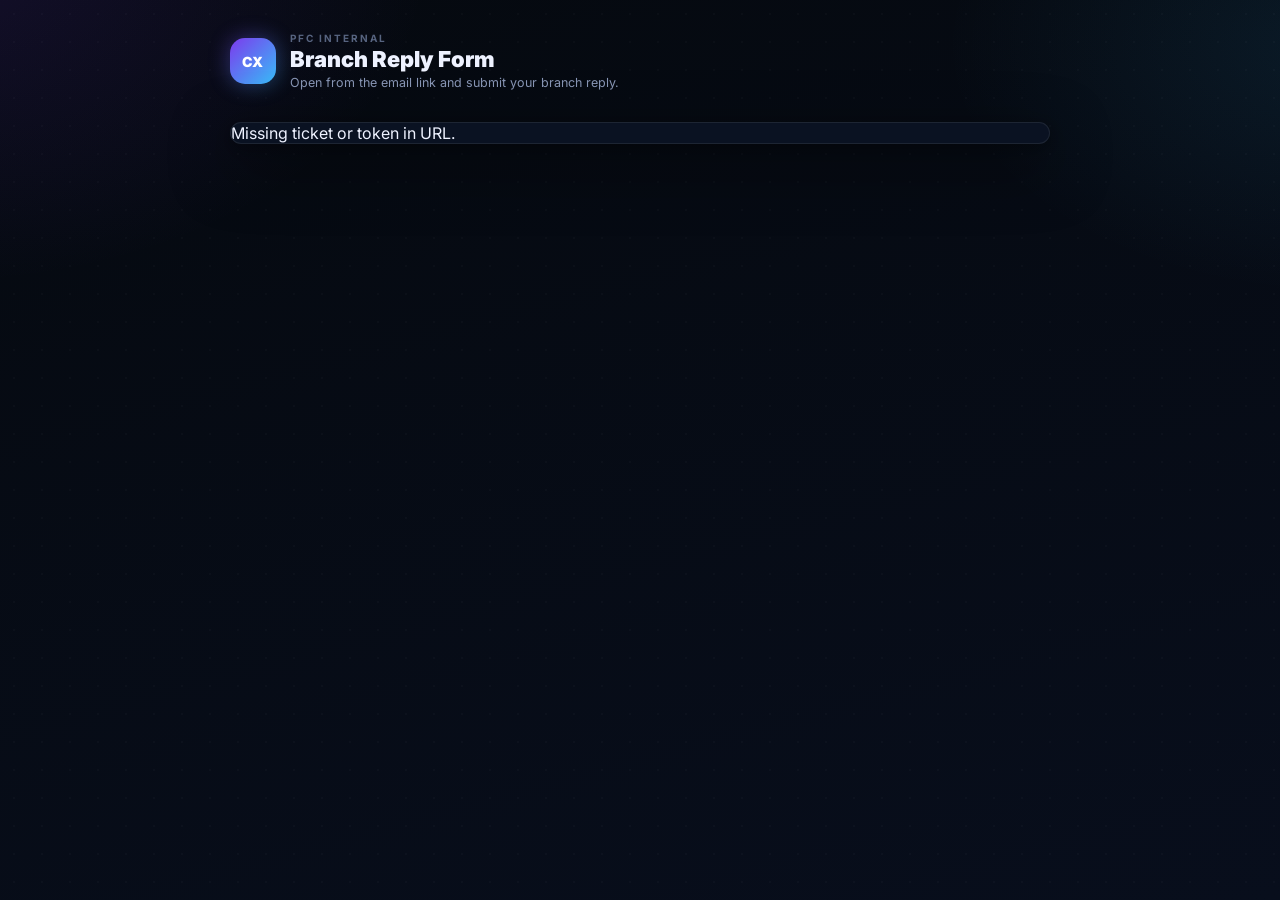
<file: reply.html>
<!doctype html>
<html lang="en" dir="ltr">
<head>
  <meta charset="UTF-8" />
  <meta name="viewport" content="width=device-width,initial-scale=1" />
  <title>CX Portal — Branch Reply</title>
  <link rel="preconnect" href="https://fonts.googleapis.com">
  <link rel="preconnect" href="https://fonts.gstatic.com" crossorigin>
  <link href="https://fonts.googleapis.com/css2?family=Inter:wght@400;500;600;700;800;900&family=Tajawal:wght@400;500;700;800&display=swap" rel="stylesheet">
  <style>
    :root{
      --bg:#05090f;
      --surface:#0c1525;
      --card:rgba(11,19,36,.96);
      --stroke:rgba(255,255,255,.08);
      --text:#eef2ff;
      --muted:#8896b5;
      --muted2:#576480;
      --brand:#7c3aed;
      --brand2:#38bdf8;
      --good:#22c55e;
      --bad:#ef4444;
      --warn:#f59e0b;
      --shadow:0 20px 60px rgba(0,0,0,.55),0 4px 16px rgba(0,0,0,.3);
      --radius:18px;
      --font:"Inter",ui-sans-serif,system-ui,-apple-system,sans-serif;
      --t:.2s cubic-bezier(.4,0,.2,1);
    }

    @keyframes fadeInUp{from{opacity:0;transform:translateY(20px)}to{opacity:1;transform:translateY(0)}}
    @keyframes logoPulse{0%,100%{box-shadow:0 6px 20px rgba(124,58,237,.35)}50%{box-shadow:0 6px 32px rgba(124,58,237,.6),0 0 0 6px rgba(124,58,237,.07)}}
    @keyframes liveBlip{0%,100%{opacity:1;transform:scale(1)}50%{opacity:.35;transform:scale(.5)}}

    *,*::before,*::after{box-sizing:border-box}
    html,body{margin:0;min-height:100%}
    body{
      font-family:var(--font);
      color:var(--text);
      background:
        radial-gradient(ellipse 900px 600px at -5% -5%, rgba(124,58,237,.13), transparent 55%),
        radial-gradient(ellipse 800px 500px at 105% 5%, rgba(56,189,248,.09), transparent 50%),
        linear-gradient(165deg, var(--bg) 0%, #080e1c 100%);
      min-height:100vh;
    }
    body::before{
      content:'';position:fixed;inset:0;
      background-image:radial-gradient(circle, rgba(255,255,255,.022) 1px, transparent 1px);
      background-size:28px 28px;pointer-events:none;z-index:0;
    }

    *::-webkit-scrollbar{width:5px}
    *::-webkit-scrollbar-track{background:transparent}
    *::-webkit-scrollbar-thumb{background:rgba(255,255,255,.1);border-radius:999px}

    .page{
      position:relative;z-index:1;
      max-width:860px;margin:0 auto;
      padding:32px 20px 60px;
    }

    /* Header */
    .header{
      display:flex;align-items:center;gap:14px;
      margin-bottom:32px;
      animation:fadeInUp .4s ease both;
    }
    .logo{
      width:46px;height:46px;border-radius:15px;
      background:linear-gradient(135deg,var(--brand),var(--brand2));
      display:grid;place-items:center;
      color:#fff;font-weight:900;font-size:14px;letter-spacing:.04em;
      animation:logoPulse 3.5s ease-in-out infinite;
      position:relative;flex-shrink:0;
    }
    .logo::after{
      content:'';position:absolute;inset:-2px;border-radius:17px;
      background:linear-gradient(135deg,var(--brand),var(--brand2));
      opacity:.35;filter:blur(10px);z-index:-1;
    }
    .headerText .eyebrow{
      font-size:10px;text-transform:uppercase;letter-spacing:.2em;
      color:var(--muted2);font-weight:700;margin-bottom:3px;
    }
    .headerText .title{font-size:22px;font-weight:900;line-height:1.15}
    .headerText .sub{font-size:12.5px;color:var(--muted);margin-top:3px}

    /* Message card */
    .msgCard{
      border-radius:var(--radius);border:1px solid var(--stroke);
      background:var(--card);
      padding:16px 20px;margin-bottom:16px;
      color:var(--muted);font-size:13px;line-height:1.7;
      backdrop-filter:blur(12px);
      animation:fadeInUp .4s ease .05s both;
    }
    .msgCard.error{border-color:rgba(239,68,68,.28);color:#fca5a5;background:rgba(239,68,68,.06)}
    .msgCard.success{border-color:rgba(34,197,94,.28);color:#86efac;background:rgba(34,197,94,.06)}

    /* Main card */
    .card{
      border:1px solid var(--stroke);
      background:var(--card);
      border-radius:24px;
      box-shadow:var(--shadow);
      backdrop-filter:blur(16px);
      overflow:hidden;
      animation:fadeInUp .45s ease .08s both;
    }

    .cardSection{
      padding:22px 24px;
      border-bottom:1px solid rgba(255,255,255,.05);
    }
    .cardSection:last-child{border-bottom:none}

    .sectionLabel{
      display:flex;align-items:center;gap:8px;
      font-size:11px;text-transform:uppercase;letter-spacing:.18em;
      color:var(--muted2);font-weight:700;margin-bottom:16px;
    }
    .sectionLabel::before{
      content:'';width:3px;height:14px;border-radius:2px;
      background:linear-gradient(180deg,var(--brand),var(--brand2));
      flex-shrink:0;
    }

    /* Grid row */
    .row{display:grid;grid-template-columns:1fr 1fr;gap:14px;margin-bottom:14px}
    .row:last-child{margin-bottom:0}

    label{
      display:block;font-size:11px;color:var(--muted);
      font-weight:700;text-transform:uppercase;letter-spacing:.07em;
      margin-bottom:7px;
    }

    input,textarea,select{
      width:100%;border:1px solid var(--stroke);
      background:rgba(255,255,255,.04);
      color:var(--text);padding:12px 14px;
      border-radius:14px;font-size:13.5px;
      font-family:var(--font);
      outline:none;transition:var(--t);
      -webkit-appearance:none;
    }
    input:focus,textarea:focus,select:focus{
      border-color:rgba(124,58,237,.45);
      box-shadow:0 0 0 4px rgba(124,58,237,.1);
      background:rgba(124,58,237,.04);
    }
    input[readonly],textarea[readonly]{
      background:rgba(255,255,255,.025);
      color:var(--muted);
      border-color:rgba(255,255,255,.05);
      cursor:default;
    }
    textarea{min-height:120px;resize:vertical;line-height:1.75}
    select option{background:#0c1525;color:#eef2ff}

    .divider{
      height:1px;
      background:linear-gradient(90deg,transparent,rgba(255,255,255,.08),transparent);
      margin:4px 0;
    }

    /* Reply section accent */
    .replySection{
      background:linear-gradient(135deg,rgba(124,58,237,.04),rgba(56,189,248,.02));
    }

    .required{color:var(--bad);margin-left:3px}

    /* File input */
    input[type="file"]{
      padding:10px 14px;
      cursor:pointer;
      color:var(--muted);
    }
    input[type="file"]::file-selector-button{
      background:linear-gradient(135deg,rgba(124,58,237,.2),rgba(56,189,248,.15));
      border:1px solid rgba(124,58,237,.3);
      color:var(--text);border-radius:10px;
      padding:6px 14px;font-size:12px;font-weight:700;
      cursor:pointer;margin-right:12px;
      transition:var(--t);
    }
    input[type="file"]::file-selector-button:hover{
      background:linear-gradient(135deg,rgba(124,58,237,.35),rgba(56,189,248,.25));
    }

    .hint{font-size:11.5px;color:var(--muted2);margin-top:6px;line-height:1.6}

    /* Submit button */
    .submitWrap{padding:20px 24px}
    .submitBtn{
      display:inline-flex;align-items:center;justify-content:center;gap:10px;
      padding:15px 32px;border-radius:16px;border:none;cursor:pointer;
      background:linear-gradient(135deg,var(--brand),#5b21b6);
      color:#fff;font-size:15px;font-weight:800;
      box-shadow:0 4px 24px rgba(124,58,237,.35);
      transition:var(--t);font-family:var(--font);
      position:relative;overflow:hidden;
    }
    .submitBtn::after{
      content:'';position:absolute;inset:0;
      background:linear-gradient(135deg,rgba(255,255,255,.12),transparent);
      opacity:0;transition:var(--t);
    }
    .submitBtn:hover{transform:translateY(-2px);box-shadow:0 8px 32px rgba(124,58,237,.5)}
    .submitBtn:hover::after{opacity:1}
    .submitBtn:active{transform:translateY(0)}
    .submitBtn:disabled{opacity:.6;cursor:not-allowed;transform:none}

    @media(max-width:720px){
      .page{padding:20px 14px 40px}
      .row{grid-template-columns:1fr}
      .cardSection{padding:18px}
      .submitWrap{padding:16px 18px}
    }
  </style>
</head>
<body>
  <div class="page">

    <div class="header">
      <div class="logo">CX</div>
      <div class="headerText">
        <div class="eyebrow">PFC Internal</div>
        <div class="title">Branch Reply Form</div>
        <div class="sub">Open from the email link and submit your branch reply.</div>
      </div>
    </div>

    <div id="msg" class="msgCard">Loading ticket details…</div>

    <div class="card" id="ticketCard" style="display:none">

      <!-- Ticket Info -->
      <div class="cardSection">
        <div class="sectionLabel">Ticket Information</div>
        <div class="row">
          <div>
            <label>Ticket No</label>
            <input id="ticketNo" readonly />
          </div>
          <div>
            <label>Branch Name</label>
            <input id="branchName" readonly />
          </div>
        </div>
        <div class="row">
          <div>
            <label>Customer Name</label>
            <input id="customerName" readonly />
          </div>
          <div>
            <label>Customer Phone</label>
            <input id="customerPhone" readonly />
          </div>
        </div>
        <div>
          <label>Ticket Description</label>
          <textarea id="ticketDesc" readonly></textarea>
        </div>
      </div>

      <!-- Reply -->
      <div class="cardSection replySection">
        <div class="sectionLabel">Your Reply</div>

        <div style="margin-bottom:14px">
          <label>Reply Text <span class="required">*</span></label>
          <textarea id="replyText" placeholder="Write your detailed reply here…"></textarea>
        </div>

        <div style="margin-bottom:14px">
          <label>Action Taken <span style="color:var(--muted2);font-weight:500;text-transform:none;letter-spacing:0">(optional)</span></label>
          <textarea id="actionTaken" placeholder="Describe the action taken to resolve this complaint…" style="min-height:90px"></textarea>
        </div>

        <div class="row">
          <div>
            <label>Status After Reply</label>
            <select id="status">
              <option value="Replied">Replied</option>
              <option value="Closed">Closed</option>
            </select>
          </div>
          <div>
            <label>Attachments <span style="color:var(--muted2);font-weight:500;text-transform:none;letter-spacing:0">(optional)</span></label>
            <input id="files" type="file" multiple />
            <div class="hint" id="filesHint"></div>
          </div>
        </div>
      </div>

      <!-- Submit -->
      <div class="submitWrap">
        <button class="submitBtn" id="submitBtn">
          <span>Submit Reply</span>
        </button>
      </div>

    </div>
  </div>

  <script src="./reply.js"></script>
</body>
</html>
</file>
<file: styles.css>
/* =====================================================
   CX PORTAL — PREMIUM ENTERPRISE DESIGN SYSTEM v3
   Dark Default · Glass · Motion · Gradient Accents
   ===================================================== */

/* ── TOKENS ── */
:root {
  --bg:#05090f;
  --bg2:#080e1c;
  --surface:#0c1525;
  --surface2:#111d30;
  --surface3:#0a1220;
  --card:rgba(11,19,36,.96);
  --card2:rgba(15,26,46,.97);
  --stroke:rgba(255,255,255,.07);
  --stroke-strong:rgba(255,255,255,.13);
  --stroke-brand:rgba(124,58,237,.28);
  --text:#eef2ff;
  --muted:#8896b5;
  --muted2:#576480;
  --brand:#7c3aed;
  --brand-light:#a855f7;
  --brand2:#38bdf8;
  --brand2-light:#7dd3fc;
  --good:#22c55e;
  --warn:#f59e0b;
  --bad:#ef4444;
  --shadow:0 4px 24px rgba(0,0,0,.35),0 1px 4px rgba(0,0,0,.2);
  --shadow-lg:0 20px 60px rgba(0,0,0,.55),0 4px 16px rgba(0,0,0,.3);
  --shadow-brand:0 8px 32px rgba(124,58,237,.3);
  --radius:18px;
  --radius2:24px;
  --radius3:28px;
  --font:"Inter",ui-sans-serif,system-ui,-apple-system,Segoe UI,Roboto,Arial,sans-serif;
  --font-ar:"Tajawal",ui-sans-serif,system-ui,-apple-system,Segoe UI,Roboto,Arial,sans-serif;
  --overlay:rgba(3,7,18,.82);
  --focus:rgba(124,58,237,.4);
  --t:.22s cubic-bezier(.4,0,.2,1);
  --t-fast:.14s cubic-bezier(.4,0,.2,1);
  --t-slow:.38s cubic-bezier(.4,0,.2,1);
}

[data-theme="light"]{
  --bg:#f0f4fb;
  --bg2:#e8eef8;
  --surface:#ffffff;
  --surface2:#f5f8ff;
  --surface3:#ebf0f9;
  --card:rgba(255,255,255,.97);
  --card2:rgba(248,251,255,.98);
  --stroke:rgba(15,23,42,.07);
  --stroke-strong:rgba(15,23,42,.12);
  --stroke-brand:rgba(109,40,217,.18);
  --text:#131d33;
  --muted:#516082;
  --muted2:#7686a4;
  --brand:#6d28d9;
  --brand-light:#8b5cf6;
  --brand2:#0ea5e9;
  --brand2-light:#38bdf8;
  --shadow:0 4px 24px rgba(15,23,42,.08),0 1px 4px rgba(15,23,42,.04);
  --shadow-lg:0 20px 60px rgba(15,23,42,.12),0 4px 16px rgba(15,23,42,.06);
  --shadow-brand:0 8px 32px rgba(109,40,217,.15);
  --overlay:rgba(15,23,42,.26);
  --focus:rgba(109,40,217,.28);
}

/* ── ANIMATIONS ── */
@keyframes fadeInUp{from{opacity:0;transform:translateY(20px)}to{opacity:1;transform:translateY(0)}}
@keyframes fadeIn{from{opacity:0}to{opacity:1}}
@keyframes slideInRight{from{opacity:0;transform:translateX(28px)}to{opacity:1;transform:translateX(0)}}
@keyframes slideInUp{from{opacity:0;transform:translateY(14px)}to{opacity:1;transform:translateY(0)}}
@keyframes liveBlip{0%,100%{opacity:1;transform:scale(1)}50%{opacity:.35;transform:scale(.5)}}
@keyframes logoPulse{0%,100%{box-shadow:0 6px 20px rgba(124,58,237,.35)}50%{box-shadow:0 6px 32px rgba(124,58,237,.6),0 0 0 6px rgba(124,58,237,.07)}}
@keyframes barRise{from{transform:scaleY(0);transform-origin:bottom;opacity:0}to{transform:scaleY(1);transform-origin:bottom;opacity:1}}
@keyframes toastIn{from{opacity:0;transform:translateX(36px) scale(.94)}to{opacity:1;transform:translateX(0) scale(1)}}
@keyframes dotPulse{0%,100%{box-shadow:0 0 0 0 rgba(34,197,94,.55)}60%{box-shadow:0 0 0 6px rgba(34,197,94,0)}}
@keyframes shimmer{0%{background-position:-300% 0}100%{background-position:300% 0}}
@keyframes cardIn{from{opacity:0;transform:translateY(16px) scale(.98)}to{opacity:1;transform:translateY(0) scale(1)}}

/* ── RESET ── */
*,*::before,*::after{box-sizing:border-box}
html,body{height:100%}
body,input,textarea,select,button{font-family:var(--font)}
html[lang="ar"] body,html[lang="ar"] input,html[lang="ar"] textarea,html[lang="ar"] select,html[lang="ar"] button{font-family:var(--font-ar)}

body{
  margin:0;
  color:var(--text);
  background:
    radial-gradient(ellipse 1100px 700px at -5% -8%, rgba(124,58,237,.14), transparent 55%),
    radial-gradient(ellipse 900px 600px at 108% 6%, rgba(56,189,248,.1), transparent 50%),
    radial-gradient(ellipse 700px 500px at 50% 105%, rgba(124,58,237,.07), transparent 60%),
    linear-gradient(165deg, var(--bg) 0%, var(--bg2) 100%);
  overflow-x:hidden;
  min-height:100vh;
}

/* Dot grid */
body::before{
  content:'';
  position:fixed;
  inset:0;
  background-image:radial-gradient(circle, rgba(255,255,255,.022) 1px, transparent 1px);
  background-size:28px 28px;
  pointer-events:none;
  z-index:0;
}
[data-theme="light"] body::before{
  background-image:radial-gradient(circle, rgba(15,23,42,.04) 1px, transparent 1px);
}

a{color:inherit;text-decoration:none}

/* Scrollbar */
*::-webkit-scrollbar{width:5px;height:5px}
*::-webkit-scrollbar-track{background:transparent}
*::-webkit-scrollbar-thumb{background:rgba(255,255,255,.1);border-radius:999px}
*::-webkit-scrollbar-thumb:hover{background:rgba(255,255,255,.2)}
[data-theme="light"] *::-webkit-scrollbar-thumb{background:rgba(15,23,42,.12)}

/* ── APP SHELL ── */
.appShell{
  display:grid;
  grid-template-columns:280px minmax(0,1fr);
  grid-template-areas:"sidebar main";
  min-height:100vh;
  position:relative;
  z-index:1;
}

/* ── SIDEBAR ── */
.sidebar{
  grid-area:sidebar;
  position:sticky;
  top:0;
  height:100vh;
  display:flex;
  flex-direction:column;
  width:280px;
  padding:16px 12px;
  background:linear-gradient(180deg,rgba(6,10,20,.99) 0%,rgba(9,14,26,.99) 100%);
  border-right:1px solid var(--stroke);
  backdrop-filter:blur(20px);
  -webkit-backdrop-filter:blur(20px);
  z-index:10;
  overflow-y:auto;
  overflow-x:hidden;
}
[data-theme="light"] .sidebar{
  background:linear-gradient(180deg,rgba(255,255,255,.995),rgba(246,250,255,.995));
}

.sidebarTop{padding-bottom:6px}

.brandRow{
  display:flex;
  align-items:center;
  gap:14px;
  padding:10px 10px 20px;
}

.logo{
  width:46px;
  height:46px;
  border-radius:15px;
  background:linear-gradient(135deg,var(--brand),var(--brand2));
  display:grid;
  place-items:center;
  color:#fff;
  font-weight:900;
  font-size:14px;
  letter-spacing:.04em;
  flex-shrink:0;
  animation:logoPulse 3.5s ease-in-out infinite;
  position:relative;
}
.logo::after{
  content:'';
  position:absolute;
  inset:-2px;
  border-radius:17px;
  background:linear-gradient(135deg,var(--brand),var(--brand2));
  opacity:.35;
  filter:blur(10px);
  z-index:-1;
}

.eyebrow{
  font-size:10px;
  text-transform:uppercase;
  letter-spacing:.2em;
  color:var(--muted2);
  margin-bottom:4px;
  font-weight:700;
}

.brandText .t{
  font-weight:800;
  font-size:20px;
  line-height:1.15;
  background:linear-gradient(135deg,var(--text) 55%,var(--muted));
  -webkit-background-clip:text;
  -webkit-text-fill-color:transparent;
  background-clip:text;
}
[data-theme="light"] .brandText .t{
  background:linear-gradient(135deg,#131d33,#516082);
  -webkit-background-clip:text;
  -webkit-text-fill-color:transparent;
  background-clip:text;
}

.brandText .s{
  font-size:11px;
  color:var(--muted);
  margin-top:3px;
  line-height:1.5;
}

.sidebarSectionLabel{
  font-size:10px;
  text-transform:uppercase;
  letter-spacing:.2em;
  color:var(--muted2);
  padding:14px 14px 6px;
  font-weight:700;
}

/* ── NAV ── */
.nav{display:flex;flex-direction:column;gap:3px;flex:0 0 auto}

.nav button{
  width:100%;
  border:1px solid transparent;
  background:transparent;
  color:var(--text);
  padding:10px 12px;
  border-radius:16px;
  display:flex;
  align-items:center;
  justify-content:space-between;
  gap:10px;
  cursor:pointer;
  transition:var(--t);
  position:relative;
  overflow:hidden;
}
.nav button::before{
  content:'';
  position:absolute;
  left:0;top:18%;bottom:18%;
  width:3px;
  border-radius:0 3px 3px 0;
  background:linear-gradient(180deg,var(--brand),var(--brand2));
  opacity:0;
  transition:var(--t);
}
.nav button:hover{background:rgba(255,255,255,.05);border-color:var(--stroke)}
.nav button.active{
  background:linear-gradient(135deg,rgba(124,58,237,.16),rgba(56,189,248,.09));
  border-color:rgba(124,58,237,.24);
  box-shadow:inset 0 1px 0 rgba(255,255,255,.06),0 2px 14px rgba(124,58,237,.14);
}
.nav button.active::before{opacity:1}

[data-theme="light"] .nav button:hover{background:rgba(15,23,42,.04)}
[data-theme="light"] .nav button.active{
  background:linear-gradient(135deg,rgba(109,40,217,.09),rgba(14,165,233,.06));
  border-color:rgba(109,40,217,.18);
  box-shadow:0 2px 12px rgba(109,40,217,.1);
}

.nav .left{display:flex;align-items:center;gap:11px;min-width:0}

.icon{
  width:34px;height:34px;
  border-radius:11px;
  border:1px solid var(--stroke);
  background:rgba(255,255,255,.05);
  display:grid;place-items:center;
  flex-shrink:0;font-size:15px;
  transition:var(--t);
}
.nav button.active .icon{background:rgba(124,58,237,.15);border-color:rgba(124,58,237,.28)}
[data-theme="light"] .icon{background:rgba(15,23,42,.04)}
[data-theme="light"] .nav button.active .icon{background:rgba(109,40,217,.1);border-color:rgba(109,40,217,.22)}

.navText{min-width:0;text-align:left}
.navText .nt{font-size:13.5px;font-weight:700;color:var(--text)}
.navText .ns{font-size:11.5px;color:var(--muted2);margin-top:1px}

/* ── PILLS & BADGES ── */
.pill,.badge{
  font-size:11px;font-weight:700;
  padding:4px 9px;
  border-radius:999px;
  border:1px solid var(--stroke);
  background:rgba(255,255,255,.04);
  color:var(--muted);
  display:inline-flex;align-items:center;gap:5px;
  white-space:nowrap;
}
[data-theme="light"] .pill,[data-theme="light"] .badge{background:rgba(15,23,42,.04);color:var(--muted)}
.badge.good{border-color:rgba(34,197,94,.3);color:#86efac;background:rgba(34,197,94,.1)}
.badge.warn{border-color:rgba(245,158,11,.3);color:#fcd34d;background:rgba(245,158,11,.1)}
.badge.bad{border-color:rgba(239,68,68,.3);color:#fca5a5;background:rgba(239,68,68,.1)}

/* Live dot */
.liveDot{
  display:inline-block;
  width:7px;height:7px;
  border-radius:50%;
  background:var(--good);
  animation:liveBlip 1.8s ease-in-out infinite;
  flex-shrink:0;
}

/* ── SIDEBAR FOOTER ── */
.sidebarSpacer{flex:1 1 auto;min-height:12px}

.sidebarFooter{
  margin-top:12px;padding:14px;
  border-radius:22px;
  background:rgba(255,255,255,.03);
  border:1px solid var(--stroke);
  flex-shrink:0;
}
[data-theme="light"] .sidebarFooter{background:rgba(255,255,255,.88);box-shadow:0 2px 12px rgba(15,23,42,.06)}

.userCard{
  display:flex;align-items:center;gap:12px;
  padding-bottom:12px;margin-bottom:12px;
  border-bottom:1px solid rgba(255,255,255,.06);
}
.userAvatar{
  width:40px;height:40px;border-radius:13px;
  display:grid;place-items:center;
  font-weight:800;font-size:13px;
  background:linear-gradient(135deg,rgba(124,58,237,.22),rgba(56,189,248,.16));
  color:#ddd6fe;
  border:1px solid rgba(124,58,237,.3);
  flex-shrink:0;
}
.userMeta .u1{font-size:13.5px;font-weight:700}
.userMeta .u2{font-size:11.5px;color:var(--muted);margin-top:2px}

[data-theme="light"] .brandText .t,
[data-theme="light"] .navText .nt,
[data-theme="light"] .userMeta .u1{color:#131d33}
[data-theme="light"] .brandText .s,
[data-theme="light"] .navText .ns,
[data-theme="light"] .userMeta .u2,
[data-theme="light"] .sidebarSectionLabel{color:#516082}

.tinyRow{display:flex;align-items:center;justify-content:space-between;gap:10px;flex-wrap:wrap}

.toggleRow{display:grid;grid-template-columns:1fr 1fr;gap:8px;margin-top:12px}
.toggleRow .btn{
  width:100%;min-height:44px;border-radius:14px;
  justify-content:center;font-weight:700;font-size:12.5px;
  background:rgba(255,255,255,.05);border:1px solid rgba(255,255,255,.09);
}
[data-theme="dark"] .toggleRow .btn{color:var(--text)}
[data-theme="light"] .toggleRow .btn{background:rgba(255,255,255,.94);border-color:rgba(15,23,42,.1);color:#172033;box-shadow:0 1px 4px rgba(15,23,42,.06)}

.sidebarCTA{margin-top:12px}
.sidebarCTA .btn.wide{min-height:52px;font-size:14.5px;font-weight:800;border-radius:16px;width:100%;display:flex;align-items:center;justify-content:center}

/* ── BUTTONS ── */
.btn{
  border:1px solid var(--stroke);
  background:rgba(255,255,255,.04);
  color:var(--text);
  padding:10px 14px;
  border-radius:14px;
  cursor:pointer;
  display:inline-flex;align-items:center;justify-content:center;gap:8px;
  transition:var(--t);
  user-select:none;
  font-size:13px;font-weight:600;
  position:relative;overflow:hidden;
}
.btn:hover{transform:translateY(-1px);background:rgba(255,255,255,.07);border-color:rgba(255,255,255,.12);box-shadow:0 4px 18px rgba(0,0,0,.22)}
.btn:active{transform:translateY(0);box-shadow:none}
.btn.wide{width:100%}

.btn.primary{
  background:linear-gradient(135deg,var(--brand),#5b21b6);
  border-color:rgba(124,58,237,.45);
  color:#fff;
  box-shadow:0 4px 22px rgba(124,58,237,.32);
}
.btn.primary:hover{background:linear-gradient(135deg,var(--brand-light),var(--brand));box-shadow:0 8px 30px rgba(124,58,237,.48)}
.btn.good{border-color:rgba(34,197,94,.3);background:rgba(34,197,94,.1);color:#dcfce7}
.btn.good:hover{background:rgba(34,197,94,.17);box-shadow:0 4px 16px rgba(34,197,94,.18)}
.btn.warn{border-color:rgba(245,158,11,.3);background:rgba(245,158,11,.1);color:#fef3c7}
.btn.warn:hover{background:rgba(245,158,11,.17);box-shadow:0 4px 16px rgba(245,158,11,.18)}
.btn.bad{border-color:rgba(239,68,68,.3);background:rgba(239,68,68,.1);color:#fee2e2}

/* ── MAIN ── */
.main{grid-area:main;padding:16px;min-width:0;width:100%}

/* ── TOPBAR ── */
.topbar{
  display:flex;align-items:flex-start;justify-content:space-between;
  gap:14px;padding:18px 22px;
  border-radius:var(--radius3);
  background:var(--card);
  border:1px solid var(--stroke);
  box-shadow:var(--shadow);
  min-width:0;
  backdrop-filter:blur(18px);
  -webkit-backdrop-filter:blur(18px);
  animation:fadeInUp .4s var(--t) both;
}

.topbar .title{min-width:0}
.topbar .title .eyebrow{font-size:10px;letter-spacing:.22em}
.topbar .title .h{
  font-weight:900;font-size:26px;line-height:1.15;
  background:linear-gradient(135deg,var(--text) 50%,var(--muted));
  -webkit-background-clip:text;-webkit-text-fill-color:transparent;background-clip:text;
}
[data-theme="light"] .topbar .title .h{
  background:linear-gradient(135deg,#131d33 50%,#516082);
  -webkit-background-clip:text;-webkit-text-fill-color:transparent;background-clip:text;
}
.topbar .title .p{color:var(--muted);font-size:13px;margin-top:6px;line-height:1.6}

.topActions{display:flex;gap:10px;align-items:center;flex-wrap:wrap;justify-content:flex-end;max-width:100%}

.search{
  display:flex;align-items:center;gap:10px;
  border:1px solid var(--stroke);background:var(--surface3);
  padding:10px 14px;border-radius:14px;
  min-width:300px;width:clamp(280px,28vw,440px);flex:1 1 320px;
  transition:var(--t);
}
.search:focus-within{border-color:var(--focus);box-shadow:0 0 0 4px rgba(124,58,237,.1);background:rgba(124,58,237,.04)}
.searchIcon{opacity:.6;font-size:14px}
.search input{width:100%;border:none;outline:none;background:transparent;color:var(--text);font-size:13.5px}
.search input::placeholder{color:var(--muted2)}
.topActions .btn{min-height:44px}

/* ── FORM CONTROLS ── */
select,.chipInput,.textarea,.input,.search input{outline:none}
select:focus,.chipInput:focus,.textarea:focus,.input:focus{
  border-color:var(--focus);box-shadow:0 0 0 4px rgba(124,58,237,.08);
}

/* ── STATS GRID ── */
.statsGrid{
  margin-top:14px;
  display:grid;
  grid-template-columns:repeat(4,minmax(0,1fr));
  gap:12px;
}

/* Per-card accent color */
.statCard:nth-child(1){--ca:124,58,237;--ca-hex:#7c3aed}
.statCard:nth-child(2){--ca:56,189,248;--ca-hex:#38bdf8}
.statCard:nth-child(3){--ca:34,197,94;--ca-hex:#22c55e}
.statCard:nth-child(4){--ca:245,158,11;--ca-hex:#f59e0b}

.statCard{
  border:1px solid var(--stroke);
  background:var(--card);
  border-radius:24px;padding:20px;
  box-shadow:var(--shadow);
  position:relative;overflow:hidden;
  transition:var(--t-slow);
  backdrop-filter:blur(12px);-webkit-backdrop-filter:blur(12px);
  cursor:default;
}
.statCard:nth-child(1){animation:cardIn .4s ease .05s both}
.statCard:nth-child(2){animation:cardIn .4s ease .1s both}
.statCard:nth-child(3){animation:cardIn .4s ease .15s both}
.statCard:nth-child(4){animation:cardIn .4s ease .2s both}
.statCard:nth-child(5){animation:cardIn .4s ease .25s both}

/* Colored top bar */
.statCard::before{
  content:'';position:absolute;top:0;left:18px;right:18px;height:2px;
  border-radius:0 0 4px 4px;
  background:linear-gradient(90deg,rgba(var(--ca),.9),rgba(var(--ca),.25));
  transition:var(--t);
}
/* Glow orb */
.statCard::after{
  content:'';position:absolute;top:-40px;right:-30px;
  width:110px;height:110px;border-radius:50%;
  background:rgba(var(--ca),.08);filter:blur(22px);
  transition:var(--t-slow);pointer-events:none;
}
.statCard:hover{
  transform:translateY(-4px);
  border-color:rgba(var(--ca),.3);
  box-shadow:var(--shadow-lg),0 0 0 1px rgba(var(--ca),.12);
}
.statCard:hover::before{left:0;right:0;border-radius:0}
.statCard:hover::after{background:rgba(var(--ca),.15);top:-20px;right:-15px}

.statCardTop{
  display:flex;align-items:center;justify-content:space-between;margin-bottom:14px;
}
.statLabel{
  font-size:11.5px;color:var(--muted);font-weight:600;
  text-transform:uppercase;letter-spacing:.07em;
}
.statIconBadge{
  width:34px;height:34px;border-radius:11px;
  background:rgba(var(--ca),.12);border:1px solid rgba(var(--ca),.22);
  display:grid;place-items:center;font-size:16px;flex-shrink:0;
  transition:var(--t);
}
.statCard:hover .statIconBadge{background:rgba(var(--ca),.2);border-color:rgba(var(--ca),.35)}

.statValue{
  font-size:36px;line-height:1;font-weight:900;letter-spacing:-.03em;
  background:linear-gradient(135deg,var(--text) 40%,rgba(var(--ca),1));
  -webkit-background-clip:text;-webkit-text-fill-color:transparent;background-clip:text;
  margin-bottom:8px;
}
.statMeta{font-size:11.5px;color:var(--muted2);line-height:1.5}

/* ── DASHBOARD GRID ── */
.dashboardGrid{
  margin-top:12px;
  display:grid;
  grid-template-columns:minmax(0,1.3fr) minmax(300px,.7fr);
  gap:12px;
}

/* ── CARDS ── */
.card{
  border:1px solid var(--stroke);background:var(--card);
  border-radius:var(--radius3);box-shadow:var(--shadow);min-width:0;
  transition:var(--t-slow);
  backdrop-filter:blur(12px);-webkit-backdrop-filter:blur(12px);
}
.card:hover{border-color:var(--stroke-strong);box-shadow:var(--shadow-lg)}

.cardHeader{
  padding:18px 20px 14px;
  display:flex;align-items:center;justify-content:space-between;gap:10px;
  border-bottom:1px solid rgba(255,255,255,.05);
}
.cardHeader .h{font-weight:800;font-size:15.5px}
.cardHeader .s{color:var(--muted);font-size:12.5px;margin-top:4px}

.cardBody{padding:16px 20px 20px}
.stack{display:flex;flex-direction:column;gap:10px}

/* ── PANELS ── */
.panel{
  border:1px solid var(--stroke);background:rgba(255,255,255,.025);
  border-radius:18px;padding:14px 16px;min-width:0;
}
.panel .ph{font-weight:800;margin-bottom:8px;font-size:13px}
.panelText,.helper,.metaText{color:var(--muted);font-size:12.5px;line-height:1.75}

/* ── CHART ── */
.chartWrap{padding-top:4px}
.chart{
  height:240px;width:100%;
  border-radius:20px;border:1px solid var(--stroke);
  background:linear-gradient(180deg,rgba(124,58,237,.05),rgba(56,189,248,.02),rgba(0,0,0,0));
  padding:10px;position:relative;overflow:hidden;
}
.chart::before{
  content:'';position:absolute;inset:10px;
  background-image:
    linear-gradient(rgba(255,255,255,.04) 1px, transparent 1px),
    linear-gradient(90deg, rgba(255,255,255,.04) 1px, transparent 1px);
  background-size:100% 25%, 25% 100%;
  border-radius:12px;pointer-events:none;
}
.bars{
  display:flex;gap:8px;align-items:flex-end;
  height:100%;padding:14px 14px 30px;
  position:relative;z-index:1;
}
.bar{
  flex:1;border-radius:10px 10px 5px 5px;
  background:linear-gradient(180deg,rgba(124,58,237,.95),rgba(99,46,220,.8),rgba(56,189,248,.65));
  border:1px solid rgba(124,58,237,.3);
  min-width:14px;
  transition:opacity .2s,filter .2s;
  animation:barRise .55s cubic-bezier(.34,1.4,.64,1) both;
  cursor:pointer;
}
.bar:nth-child(1){animation-delay:.05s}.bar:nth-child(2){animation-delay:.09s}
.bar:nth-child(3){animation-delay:.13s}.bar:nth-child(4){animation-delay:.17s}
.bar:nth-child(5){animation-delay:.21s}.bar:nth-child(6){animation-delay:.25s}
.bar:nth-child(7){animation-delay:.29s}.bar:nth-child(8){animation-delay:.33s}
.bar:nth-child(9){animation-delay:.37s}.bar:nth-child(10){animation-delay:.41s}
.bar:hover{filter:brightness(1.25);box-shadow:0 0 18px rgba(124,58,237,.45)}

.barLabel{
  position:absolute;bottom:8px;left:14px;right:14px;
  display:flex;justify-content:space-between;
  color:var(--muted2);font-size:10.5px;font-weight:600;letter-spacing:.04em;
}
.footerNote{margin-top:14px;color:var(--muted2);font-size:11.5px;display:flex;align-items:center;gap:8px}

/* ── DASHBOARD EXECUTIVE REDESIGN ── */
#view-dashboard{margin-top:14px;display:grid;gap:12px}

body.dashboard-active .topbar{
  border-radius:14px;
  padding:16px 18px;
  border-color:var(--stroke-strong);
}
body.dashboard-active .topbar .title .h{
  font-size:24px;
  -webkit-text-fill-color:initial;
  background:none;
  color:var(--text);
}
body.dashboard-active .topbar .title .p{
  font-size:12.5px;
  line-height:1.5;
  max-width:780px;
}

.dashboardExecutiveHeader .cardBody{
  display:flex;align-items:flex-start;justify-content:space-between;gap:12px;
  padding:18px 20px;
}
.dashEyebrow{
  font-size:11px;
  letter-spacing:.14em;
  text-transform:uppercase;
  color:var(--muted2);
  font-weight:700;
}
.dashHead{
  font-size:18px;
  font-weight:800;
  color:var(--text);
  margin-top:6px;
  max-width:760px;
  line-height:1.35;
}
.dashboardExecutiveRight{display:flex;gap:8px;align-items:center;flex-wrap:wrap;justify-content:flex-end}

.dashboardFilterRow .cardBody{
  display:grid;
  grid-template-columns:repeat(12,minmax(0,1fr));
  gap:10px;
  padding:14px 16px;
}
.filterBlock{display:flex;flex-direction:column;gap:6px;grid-column:span 2}
.filterBlock.wide{grid-column:span 4}
.filterBlock.action{grid-column:span 2;justify-content:flex-end}
.filterBlock label{
  font-size:11px;
  font-weight:700;
  color:var(--muted2);
  text-transform:uppercase;
  letter-spacing:.08em;
}
.dashboardSelect,.dashboardInput{
  border:1px solid var(--stroke);
  background:var(--surface3);
  color:var(--text);
  border-radius:12px;
  min-height:42px;
  padding:10px 12px;
  width:100%;
  font-size:13px;
}
.dashboardSelect:focus,.dashboardInput:focus{
  border-color:rgba(59,130,246,.55);
  box-shadow:0 0 0 3px rgba(59,130,246,.15);
}

.statsGrid{
  margin-top:0;
  grid-template-columns:repeat(5,minmax(0,1fr));
  gap:10px;
}
.statCard{
  border-radius:14px;
  padding:16px;
  background:var(--surface);
  box-shadow:none;
  backdrop-filter:none;
  -webkit-backdrop-filter:none;
}
.statCard:nth-child(1){--ca:59,130,246}
.statCard:nth-child(2){--ca:14,165,233}
.statCard:nth-child(3){--ca:34,197,94}
.statCard:nth-child(4){--ca:245,158,11}
.statCard:nth-child(5){--ca:239,68,68}
.statCard::after{display:none}
.statCard:hover{
  transform:none;
  box-shadow:none;
  border-color:rgba(var(--ca),.4);
}
.statCardTop{margin-bottom:8px}
.statIconBadge{
  width:30px;height:30px;border-radius:9px;
  font-size:13px;background:rgba(var(--ca),.1);
}
.statLabel{
  font-size:10.5px;
  letter-spacing:.08em;
  color:var(--muted2);
}
.statValue{
  font-size:29px;
  font-weight:900;
  line-height:1.05;
  font-variant-numeric:tabular-nums;
  margin-bottom:4px;
  -webkit-text-fill-color:initial;
  color:var(--text);
  background:none;
}
.statMeta{
  font-size:11px;
  line-height:1.4;
  min-height:30px;
  display:flex;
  align-items:flex-end;
}

.dashboardGrid{
  margin-top:0;
  grid-template-columns:minmax(0,1.55fr) minmax(340px,.95fr);
  gap:12px;
}
.dashboardMainCol,.dashboardSideCol{display:grid;gap:12px;align-content:start}
.analyticsSplit{
  display:grid;
  grid-template-columns:repeat(2,minmax(0,1fr));
  gap:12px;
}
.analyticsSplit .card{min-height:220px}
.dashboardSideCol .card{min-height:210px}

#view-dashboard .card{
  border-radius:14px;
  box-shadow:none;
  backdrop-filter:none;
  -webkit-backdrop-filter:none;
  background:var(--surface);
}
#view-dashboard .cardHeader{
  padding:14px 16px 12px;
  border-bottom:1px solid var(--stroke);
}
#view-dashboard .cardHeader .h{font-size:14px}
#view-dashboard .cardHeader .s{font-size:12px;margin-top:3px}
#view-dashboard .cardBody{padding:14px 16px}

#view-dashboard .panel{
  border-radius:12px;
  background:var(--surface3);
  border-color:var(--stroke);
}
#view-dashboard .stack .btn{
  min-height:44px;
  justify-content:flex-start;
  font-weight:700;
}

/* ── SMART INSIGHTS ── */
.insightsBody{display:grid;gap:12px}
.insightsControls{display:grid;grid-template-columns:repeat(3,minmax(0,1fr));gap:10px}
.insightsLookup,.insightsQuestions,.insightsResultPanel{min-width:0}
.insightsControlGroup{min-width:0}
.insightsBlockLabel{
  display:block;
  font-size:10.5px;
  font-weight:800;
  text-transform:uppercase;
  letter-spacing:.14em;
  color:var(--muted2);
  margin-bottom:8px;
}
.insightsLookup{
  border:1px solid rgba(255,255,255,.06);
  background:rgba(255,255,255,.02);
  border-radius:18px;
  padding:14px;
}
.insightsLookupRow{
  display:grid;
  grid-template-columns:minmax(0,1fr) auto;
  gap:10px;
  align-items:center;
}
.insightsLookupInput{min-width:0}
.insightsLookupHint,.insightsResultMeta{color:var(--muted2);font-size:12px;line-height:1.6}
.insightsLookupHint{margin-top:9px}
.insightsSelect{width:100%}
.insightsQuestionGrid{display:grid;grid-template-columns:1fr 1fr;gap:8px}
.insightChip{
  border:1px solid rgba(124,58,237,.18);
  background:linear-gradient(135deg,rgba(124,58,237,.08),rgba(56,189,248,.05));
  color:var(--text);
  border-radius:16px;
  padding:12px;
  font-size:12px;
  line-height:1.45;
  cursor:pointer;
  transition:var(--t);
  text-align:left;
}
.insightChip:hover{
  transform:translateY(-1px);
  border-color:rgba(124,58,237,.32);
  background:linear-gradient(135deg,rgba(124,58,237,.14),rgba(56,189,248,.08));
  box-shadow:var(--shadow);
}
.insightChip.active{
  border-color:rgba(124,58,237,.34);
  background:linear-gradient(135deg,rgba(124,58,237,.16),rgba(56,189,248,.1));
  box-shadow:inset 0 1px 0 rgba(255,255,255,.08),var(--shadow);
}
.insightChipTitle{font-weight:800;font-size:12.5px;color:var(--text)}
.insightChipSub{margin-top:4px;font-size:11px;color:var(--muted);line-height:1.5}
.insightsResultContent{
  margin-top:10px;
  border-radius:16px;
  border:1px solid rgba(255,255,255,.05);
  background:rgba(255,255,255,.02);
  padding:14px 15px;
  min-height:156px;
  color:var(--text);
  font-size:13px;
  line-height:1.75;
  white-space:pre-wrap;
  word-break:break-word;
}
.insightsResultContent.empty{
  display:flex;
  align-items:center;
  justify-content:center;
  text-align:center;
  color:var(--muted);
}
.insightsResultContent.loading{
  color:var(--muted);
  background:linear-gradient(90deg,rgba(255,255,255,.03),rgba(255,255,255,.06),rgba(255,255,255,.03));
  background-size:300% 100%;
  animation:shimmer 1.8s linear infinite;
}
.insightsResultContent.error{
  border-color:rgba(239,68,68,.22);
  background:rgba(239,68,68,.06);
  color:#fecaca;
}
.insightsResultHead{display:flex;align-items:center;justify-content:space-between;gap:10px;flex-wrap:wrap}
.insightsResultActions{display:flex;gap:8px;flex-wrap:wrap}
.insightsSummary{font-size:13px;color:var(--text);line-height:1.75}
.insightsMetrics{display:grid;grid-template-columns:repeat(3,minmax(0,1fr));gap:8px;margin-top:12px}
.insightsMetric{
  border:1px solid rgba(255,255,255,.05);
  background:rgba(255,255,255,.02);
  border-radius:14px;
  padding:10px 12px;
}
.insightsMetricLabel{font-size:10.5px;text-transform:uppercase;letter-spacing:.1em;color:var(--muted2);font-weight:800}
.insightsMetricValue{margin-top:6px;font-size:18px;font-weight:900;color:var(--text)}
.insightsList{display:flex;flex-direction:column;gap:8px;margin-top:12px}
.insightsListItem{
  border:1px solid rgba(255,255,255,.05);
  background:rgba(255,255,255,.02);
  border-radius:14px;
  padding:10px 12px;
}
.insightsListHead{display:flex;justify-content:space-between;gap:10px;font-size:12px;font-weight:800}
.insightsListMeta{margin-top:4px;font-size:11.5px;color:var(--muted);line-height:1.6}
[data-theme="light"] .insightChip{
  background:linear-gradient(135deg,rgba(109,40,217,.06),rgba(14,165,233,.05));
}
[data-theme="light"] .insightsLookup,
[data-theme="light"] .insightsResultContent,
[data-theme="light"] .insightsMetric,
[data-theme="light"] .insightsListItem{background:rgba(15,23,42,.02)}
[data-theme="light"] .insightsResultContent.loading{
  background:linear-gradient(90deg,rgba(15,23,42,.03),rgba(15,23,42,.06),rgba(15,23,42,.03));
}

.chart{
  height:220px;
  border-radius:12px;
  background:var(--surface3);
  border-color:var(--stroke);
}
.chart::before{
  background-image:
    linear-gradient(rgba(255,255,255,.05) 1px, transparent 1px),
    linear-gradient(90deg, rgba(255,255,255,.05) 1px, transparent 1px);
}
[data-theme="light"] .chart::before{
  background-image:
    linear-gradient(rgba(15,23,42,.08) 1px, transparent 1px),
    linear-gradient(90deg, rgba(15,23,42,.08) 1px, transparent 1px);
}
.bars{gap:6px;padding:14px 12px 28px}
.bar{
  border-radius:5px 5px 3px 3px;
  border-color:rgba(30,64,175,.35);
  background:linear-gradient(180deg,#3b82f6,#1e40af);
}
.barLabel{bottom:6px;left:12px;right:12px}
.footerNote{
  margin-top:10px;
  padding:8px 10px;
  border:1px solid var(--stroke);
  border-radius:10px;
  background:var(--surface3);
}

.breakdownList,.compactList,.alertsList,.activityList{
  display:flex;
  flex-direction:column;
  gap:8px;
}
.breakdownRow,.compactRow,.alertRow,.activityRow{
  border:1px solid var(--stroke);
  border-radius:10px;
  background:var(--surface3);
  padding:10px 12px;
}
.breakdownHead,.compactHead{
  display:flex;
  justify-content:space-between;
  gap:10px;
  font-size:12px;
  font-weight:700;
  align-items:flex-start;
}
.breakdownHead span:first-child,.compactHead span:first-child{
  min-width:0;
  overflow:hidden;
  text-overflow:ellipsis;
  white-space:nowrap;
}
.breakdownTrack{
  height:6px;
  border-radius:999px;
  background:rgba(148,163,184,.2);
  margin-top:8px;
  overflow:hidden;
}
.breakdownFill{
  height:100%;
  border-radius:999px;
  background:linear-gradient(90deg,#3b82f6,#0ea5e9);
}

.compactMeta,.alertMeta,.activityMeta{
  margin-top:5px;
  font-size:11.5px;
  color:var(--muted);
}
.alertRow{position:relative;padding-inline-start:14px}
.alertRow::before{
  content:"";
  position:absolute;
  inset-inline-start:0;
  top:0;
  bottom:0;
  width:3px;
  border-radius:10px 0 0 10px;
  background:rgba(148,163,184,.6);
}
.alertRow.warn{border-color:rgba(245,158,11,.45)}
.alertRow.warn::before{background:#f59e0b}
.alertRow.bad{border-color:rgba(239,68,68,.45)}
.alertRow.bad::before{background:#ef4444}

.activityHead{
  display:flex;
  justify-content:space-between;
  gap:10px;
  font-size:12px;
  font-weight:700;
}
.activityBranch{color:var(--muted2);font-size:11.5px}
.activityHead span:first-child{
  min-width:0;
  overflow:hidden;
  text-overflow:ellipsis;
  white-space:nowrap;
}
.emptyDash{
  color:var(--muted2);
  font-size:12px;
  border:1px dashed var(--stroke);
  border-radius:10px;
  padding:12px;
  text-align:center;
}

[data-theme="light"] #view-dashboard .card,
[data-theme="light"] .statCard{
  background:#fff;
}
[data-theme="light"] #view-dashboard .panel,
[data-theme="light"] .breakdownRow,
[data-theme="light"] .compactRow,
[data-theme="light"] .alertRow,
[data-theme="light"] .activityRow,
[data-theme="light"] .chart,
[data-theme="light"] .dashboardSelect,
[data-theme="light"] .dashboardInput{
  background:#f7f9fd;
}
[data-theme="light"] #view-dashboard .card{
  border-color:rgba(15,23,42,.1);
}
[data-theme="light"] .dashboardExecutiveHeader .dashHead{
  color:#131d33;
}
[data-theme="light"] .breakdownTrack{background:rgba(148,163,184,.28)}
[data-theme="light"] .footerNote{background:#f3f7fd}

[dir="rtl"] .dashboardExecutiveHeader .cardBody,
[dir="rtl"] .breakdownHead,
[dir="rtl"] .compactHead,
[dir="rtl"] .activityHead{
  direction:rtl;
}
[dir="rtl"] .dashboardExecutiveLeft,
[dir="rtl"] .filterBlock label,
[dir="rtl"] .dashHead,
[dir="rtl"] .activityBranch,
[dir="rtl"] .compactMeta,
[dir="rtl"] .alertMeta,
[dir="rtl"] .activityMeta{
  text-align:right;
}
[dir="rtl"] .dashboardExecutiveRight{justify-content:flex-start}
[dir="rtl"] .dashboardSelect,[dir="rtl"] .dashboardInput{text-align:right}
[dir="rtl"] #view-dashboard .stack .btn{justify-content:flex-end}
[dir="rtl"] .insightsLookupRow{grid-template-columns:auto minmax(0,1fr)}
[dir="rtl"] .insightsResultHead,[dir="rtl"] .insightsResultActions{justify-content:flex-start}
[dir="rtl"] .insightChip{text-align:right}
[dir="rtl"] .insightsResultContent{text-align:right}
[dir="rtl"] .insightsListHead{direction:rtl}
[dir="rtl"] .alertRow::before{
  inset-inline-start:auto;
  inset-inline-end:0;
  border-radius:0 10px 10px 0;
}

/* ── TICKETS ── */
.ticketsLayout{
  display:grid;
  grid-template-columns:252px minmax(320px,370px) minmax(0,1fr);
  gap:12px;margin-top:14px;min-width:0;
}
.ticketSidebar{display:flex;flex-direction:column;gap:12px}

.filterPanel,.slaPanel,.list,.detail{
  border-radius:var(--radius3);border:1px solid var(--stroke);background:var(--card);min-width:0;
  backdrop-filter:blur(12px);
}
.filterPanel,.slaPanel{padding:16px}
.filterStack{display:flex;flex-direction:column;gap:8px}
.filterFooter{margin-top:12px}
.list{overflow:hidden;min-height:620px}

.listTop,.detailHead{
  padding:16px 18px;display:flex;gap:10px;flex-wrap:wrap;
  align-items:center;justify-content:space-between;
  border-bottom:1px solid rgba(255,255,255,.05);
}
.sectionTitle{font-size:15px;font-weight:800}
.sectionSub,.detailEyebrow{font-size:11.5px;color:var(--muted2)}

select,.chipInput,.textarea,.input{
  border:1px solid var(--stroke);background:var(--surface3);color:var(--text);
  padding:11px 13px;border-radius:14px;font-size:13px;width:100%;
  transition:var(--t);
}
select:focus,.chipInput:focus,.textarea:focus,.input:focus{
  border-color:var(--focus);box-shadow:0 0 0 4px rgba(124,58,237,.08);background:rgba(124,58,237,.03);
}
select option{color:#1e293b;background:#f1f5f9}

.rows{max-height:760px;overflow:auto}

.row{
  padding:14px 18px;
  border-bottom:1px solid rgba(255,255,255,.04);
  cursor:pointer;display:flex;justify-content:space-between;gap:12px;
  transition:var(--t-fast);min-width:0;position:relative;
}
.row::before{
  content:'';position:absolute;left:0;top:0;bottom:0;width:3px;
  background:linear-gradient(180deg,var(--brand),var(--brand2));opacity:0;transition:var(--t);
}
.row:hover{background:rgba(255,255,255,.03)}
.row:hover::before{opacity:.5}
.row.active{background:linear-gradient(135deg,rgba(124,58,237,.1),rgba(56,189,248,.06));border-bottom-color:rgba(124,58,237,.15)}
.row.active::before{opacity:1}

.row .meta{display:flex;flex-direction:column;gap:7px;min-width:0;flex:1}
.row .meta .t{font-weight:700;font-size:13.5px;white-space:nowrap;overflow:hidden;text-overflow:ellipsis}
.row .meta .b{display:flex;gap:6px;flex-wrap:wrap;align-items:center;color:var(--muted);font-size:11.5px}
.rightMeta{display:flex;flex-direction:column;align-items:flex-end;gap:5px;color:var(--muted2);font-size:11.5px;white-space:nowrap;flex-shrink:0}

.detail{overflow:hidden;min-height:620px}
.detailHead .left{display:flex;flex-direction:column;gap:5px;min-width:0}
.detailHead .left .h{font-weight:900;font-size:19px;white-space:nowrap;overflow:hidden;text-overflow:ellipsis}
.detailHead .left .s{color:var(--muted);font-size:12.5px}
.detailHead .actions{display:flex;gap:8px;flex-wrap:wrap}

.detailBody{display:grid;grid-template-columns:1fr;gap:10px;padding:16px;min-width:0}

.kv{display:grid;grid-template-columns:minmax(0,1fr) minmax(0,1fr);gap:8px;font-size:12.5px;color:var(--muted)}
.kv div{
  padding:10px 12px;border:1px solid rgba(255,255,255,.06);border-radius:14px;
  background:rgba(255,255,255,.02);min-width:0;transition:var(--t);
}
.kv div:hover{background:rgba(255,255,255,.04);border-color:rgba(255,255,255,.1)}
.kv b{color:var(--text);font-weight:700}

.textarea{width:100%;min-height:110px;resize:vertical;line-height:1.7}
.replyBox{display:flex;gap:10px;flex-direction:column}
.inlineActions{display:flex;gap:8px;flex-wrap:wrap}
.monoBlock{white-space:pre-wrap;word-break:break-word}
.attachmentsList{display:flex;flex-direction:column;gap:8px}

/* ── TIMELINE ── */
.timeline{display:flex;flex-direction:column;gap:10px}
.event{display:flex;gap:10px;align-items:flex-start;animation:fadeInUp .3s ease both}
.dot{
  width:10px;height:10px;border-radius:50%;margin-top:7px;
  background:var(--brand2);box-shadow:0 0 0 3px rgba(56,189,248,.15);
  flex-shrink:0;animation:dotPulse 3s ease-in-out infinite;
}
.event .box{
  flex:1;border:1px solid var(--stroke);background:rgba(255,255,255,.02);
  border-radius:16px;padding:12px 14px;min-width:0;transition:var(--t);
}
.event .box:hover{background:rgba(255,255,255,.04);border-color:var(--stroke-strong)}
.event .box .t{font-weight:800;font-size:13px}
.event .box .d{color:var(--muted);font-size:12px;margin-top:4px;line-height:1.65;white-space:pre-wrap;word-break:break-word}
.event .box .m{color:var(--muted2);font-size:11px;margin-top:8px}

/* ── REPORTS / SETTINGS ── */
.singlePageCard{margin-top:14px}
.settingsLayout{margin-top:14px;display:grid;grid-template-columns:300px minmax(0,1fr);gap:12px}
.settingsNav{display:flex;flex-direction:column;gap:6px}
.settingsItem{
  width:100%;text-align:left;
  border:1px solid transparent;background:rgba(255,255,255,.02);
  color:var(--muted);padding:11px 14px;border-radius:14px;cursor:pointer;
  font-size:13px;font-weight:600;transition:var(--t);
}
.settingsItem:hover{background:rgba(255,255,255,.04);color:var(--text)}
.settingsItem.active{
  background:linear-gradient(135deg,rgba(124,58,237,.13),rgba(56,189,248,.07));
  border-color:rgba(124,58,237,.22);color:var(--text);
}
.settingsContent{display:flex;flex-direction:column;gap:12px}
.settingsCards{display:grid;grid-template-columns:repeat(2,minmax(0,1fr));gap:12px}
.fieldRow{display:flex;gap:10px;flex-wrap:wrap;align-items:center}
.grid2{display:grid;grid-template-columns:minmax(0,1fr) minmax(0,1fr);gap:12px}

/* ── MODAL ── */
.modal{
  position:fixed;inset:0;background:var(--overlay);
  display:none;align-items:center;justify-content:center;
  z-index:1000;padding:20px;
  backdrop-filter:blur(10px);-webkit-backdrop-filter:blur(10px);
}
.modal.show{display:flex;animation:fadeIn .2s ease both}
.modalCard{
  width:min(920px,100%);max-height:92vh;overflow:auto;
  border-radius:30px;border:1px solid var(--stroke-strong);
  background:linear-gradient(170deg,rgba(7,11,24,.99),rgba(12,20,38,.99));
  box-shadow:0 32px 80px rgba(0,0,0,.6),0 0 0 1px rgba(124,58,237,.1);
  min-width:0;animation:slideInUp .32s cubic-bezier(.34,1.4,.64,1) both;
}
[data-theme="light"] .modalCard{background:linear-gradient(170deg,rgba(255,255,255,.99),rgba(245,249,255,.99))}
.modalHead{
  padding:20px 24px;display:flex;align-items:center;justify-content:space-between;gap:10px;
  border-bottom:1px solid rgba(255,255,255,.07);
  position:sticky;top:0;background:inherit;z-index:2;
  backdrop-filter:blur(20px);
}
.modalTitle{display:flex;flex-direction:column;gap:4px;min-width:0}
.modalTitle .h{font-size:21px;font-weight:900}
.modalTitle .s{color:var(--muted);font-size:13px}
.modalBody{padding:20px 24px;display:grid;gap:14px}
.field{display:flex;flex-direction:column;gap:7px;min-width:0}
.field label{font-size:11.5px;color:var(--muted);font-weight:700;text-transform:uppercase;letter-spacing:.07em}
.full{grid-column:1 / -1}
.modalActions{padding:0 24px 24px;display:flex;align-items:center;justify-content:flex-end;gap:10px;flex-wrap:wrap}

/* ── TOAST ── */
.toastWrap{position:fixed;right:20px;bottom:20px;z-index:1200;display:flex;flex-direction:column;gap:10px;pointer-events:none}
.toast{
  min-width:280px;max-width:400px;
  border-radius:18px;padding:14px 16px;
  border:1px solid var(--stroke);
  background:rgba(10,18,34,.97);
  box-shadow:var(--shadow-lg);
  pointer-events:auto;
  animation:toastIn .3s cubic-bezier(.34,1.4,.64,1) both;
  backdrop-filter:blur(16px);
}
.toast.good{border-color:rgba(34,197,94,.32);box-shadow:var(--shadow-lg),0 0 22px rgba(34,197,94,.14)}
.toast.bad{border-color:rgba(239,68,68,.32);box-shadow:var(--shadow-lg),0 0 22px rgba(239,68,68,.14)}
.toast .th{font-weight:900;margin-bottom:5px;font-size:14px}
.toast .td{color:var(--muted);font-size:12.5px;line-height:1.65;white-space:pre-wrap;word-break:break-word}

/* ── EMPTY STATE ── */
.emptyState{
  display:flex;min-height:260px;align-items:center;justify-content:center;
  color:var(--muted2);text-align:center;padding:24px;line-height:1.7;
  flex-direction:column;gap:8px;
}

/* ── RTL / AR ── */
html[lang="ar"] .topbar .title .h,html[lang="ar"] .topbar .title .p,html[lang="ar"] .sectionTitle,
html[lang="ar"] .sectionSub,html[lang="ar"] .detailEyebrow,html[lang="ar"] .detailHead .left,
html[lang="ar"] .cardHeader,html[lang="ar"] .panel,html[lang="ar"] .panelText,html[lang="ar"] .helper,
html[lang="ar"] .metaText,html[lang="ar"] .field label,html[lang="ar"] .brandText,
html[lang="ar"] .userMeta,html[lang="ar"] .settingsItem{text-align:right}
html[lang="ar"] .row .meta .t,html[lang="ar"] .row .meta .b,html[lang="ar"] .rightMeta,
html[lang="ar"] .kv div,html[lang="ar"] .event .box .t,html[lang="ar"] .event .box .d,
html[lang="ar"] .event .box .m{text-align:right}
html[lang="ar"] .search{direction:rtl}
html[lang="ar"] .search input{text-align:right}
html[lang="ar"] .topActions{justify-content:flex-start}
html[lang="ar"] .fieldRow{direction:rtl}
html[lang="ar"] .inlineActions{justify-content:flex-start}

[dir="rtl"] .appShell{grid-template-columns:minmax(0,1fr) 280px;grid-template-areas:"main sidebar"}
[dir="rtl"] .sidebar{grid-area:sidebar;border-right:none;border-left:1px solid var(--stroke)}
[dir="rtl"] .main{grid-area:main}
[dir="rtl"] .topbar,[dir="rtl"] .search,[dir="rtl"] .row,[dir="rtl"] .detailHead,
[dir="rtl"] .kv,[dir="rtl"] .barLabel{direction:rtl}
[dir="rtl"] .topActions{justify-content:flex-start}
[dir="rtl"] .row .rightMeta{align-items:flex-start}
[dir="rtl"] .detailHead .actions{justify-content:flex-start}
[dir="rtl"] .modalActions{justify-content:flex-start}
[dir="rtl"] .brandRow,[dir="rtl"] .brandText,[dir="rtl"] .cardHeader,[dir="rtl"] .panel .ph,
[dir="rtl"] .modalTitle,[dir="rtl"] .title,[dir="rtl"] .sectionTitle,[dir="rtl"] .sectionSub,
[dir="rtl"] .detailEyebrow,[dir="rtl"] .detailHead .left,[dir="rtl"] .panel,[dir="rtl"] .panelText,
[dir="rtl"] .helper,[dir="rtl"] .metaText,[dir="rtl"] .field label,[dir="rtl"] .userMeta,
[dir="rtl"] .settingsItem{text-align:right}
[dir="rtl"] .navText{text-align:right}
[dir="rtl"] .row .meta .b{flex-direction:row-reverse}
[dir="rtl"] .textarea,[dir="rtl"] .input,[dir="rtl"] select,[dir="rtl"] .search input{text-align:right}
[dir="rtl"] .search{flex-direction:row-reverse}
[dir="rtl"] .nav button::before{left:auto;right:0;border-radius:3px 0 0 3px}

/* ── RESPONSIVE ── */
@media (max-width:1280px){
  .ticketsLayout{grid-template-columns:230px minmax(290px,350px) minmax(0,1fr)}
  .topbar{flex-direction:column;align-items:stretch}
  .topActions{width:100%;justify-content:space-between}
  .topActions .btn{flex:0 0 auto}
  body.dashboard-active .topbar .title .h{font-size:22px}
  .dashboardFilterRow .cardBody{grid-template-columns:repeat(8,minmax(0,1fr))}
  .filterBlock{grid-column:span 2}
  .filterBlock.wide{grid-column:span 2}
  .filterBlock.action{grid-column:span 2}
  .statsGrid{grid-template-columns:repeat(5,minmax(0,1fr))}
  .dashboardGrid{grid-template-columns:1fr}
  .dashboardSideCol{grid-template-columns:1fr}
}
@media (max-width:1100px){
  .appShell{grid-template-columns:1fr;grid-template-areas:"sidebar" "main"}
  .sidebar{position:relative;height:auto;width:100%;border-right:none;border-left:none;border-bottom:1px solid var(--stroke)}
  [dir="rtl"] .appShell{grid-template-columns:1fr;grid-template-areas:"sidebar" "main"}
  [dir="rtl"] .sidebar{border-left:none;border-right:none;border-bottom:1px solid var(--stroke)}
  .dashboardGrid,.settingsLayout,.ticketsLayout{grid-template-columns:1fr}
  .search{min-width:220px;width:100%;max-width:none}
  .topbar{flex-direction:column;align-items:stretch}
  .topActions{justify-content:space-between}
  .statsGrid{grid-template-columns:repeat(3,minmax(0,1fr))}
  .settingsCards{grid-template-columns:1fr}
  .grid2{grid-template-columns:1fr}
  .dashboardFilterRow .cardBody{grid-template-columns:repeat(2,minmax(0,1fr))}
  .filterBlock,.filterBlock.wide,.filterBlock.action{grid-column:span 1}
  .analyticsSplit{grid-template-columns:1fr}
  .dashboardSideCol{grid-template-columns:1fr}
  .insightsControls{grid-template-columns:1fr}
  .insightsLookupRow{grid-template-columns:1fr}
  .insightsQuestionGrid{grid-template-columns:1fr}
  .insightsMetrics{grid-template-columns:1fr}
}
@media (max-width:720px){
  .main{padding:10px}
  .topbar .title .h{font-size:22px}
  .statsGrid{grid-template-columns:repeat(2,minmax(0,1fr))}
  .kv{grid-template-columns:1fr}
  .rows{max-height:500px}
  .modalHead{align-items:flex-start;flex-direction:column}
  .statValue{font-size:30px}
  .dashboardExecutiveHeader .cardBody{flex-direction:column;align-items:flex-start}
  .dashboardFilterRow .cardBody{grid-template-columns:1fr}
  .filterBlock,.filterBlock.wide,.filterBlock.action{grid-column:span 1}
  .statsGrid{grid-template-columns:repeat(2,minmax(0,1fr))}
}
@media (max-width:560px){
  .statsGrid{grid-template-columns:1fr}
  .statMeta{min-height:0}
}

/* ═══════════════════════════════════════
   REPORTS — Enterprise Reporting Workspace
   ═══════════════════════════════════════ */

/* ── Page shell ── */
.rptPage{display:flex;flex-direction:column;gap:14px;padding-top:14px;min-height:calc(100vh - 80px)}

.rptPageHeader{
  display:flex;align-items:flex-start;justify-content:space-between;gap:16px;flex-wrap:wrap;
  padding:18px 22px;
  background:var(--card);border:1px solid var(--stroke);border-radius:var(--radius3);
  box-shadow:var(--shadow);
}
.rptPageTitle{font-size:22px;font-weight:900;line-height:1.2;color:var(--text)}
.rptPageSub{font-size:12.5px;color:var(--muted);margin-top:4px}
.rptPageActions{display:flex;align-items:center;gap:10px;flex-wrap:wrap}

/* ── Filter Bar ── */
.rptFilterBar{
  display:flex;align-items:flex-end;gap:10px;flex-wrap:wrap;
  padding:14px 18px;
  background:var(--card);border:1px solid var(--stroke);border-radius:var(--radius2);
  box-shadow:var(--shadow);
}
.rptFilterGroup{display:flex;flex-direction:column;gap:5px;min-width:0}
.rptFilterLabel{font-size:10px;font-weight:700;text-transform:uppercase;letter-spacing:.12em;color:var(--muted2)}
.rptDateInput,.rptSelect{
  border:1px solid var(--stroke);background:var(--surface3);color:var(--text);
  padding:8px 10px;border-radius:10px;font-size:12.5px;font-family:var(--font);
  transition:var(--t);height:36px;
}
.rptDateInput:focus,.rptSelect:focus{border-color:var(--focus);box-shadow:0 0 0 3px rgba(124,58,237,.1);outline:none}
.rptSelect option{color:#1e293b;background:#f1f5f9}
[data-theme="light"] .rptDateInput,[data-theme="light"] .rptSelect{background:#fff;color:#131d33}

/* ── Tab Navigation ── */
.rptNav{
  display:flex;gap:4px;flex-wrap:wrap;
  padding:6px;
  background:var(--card);border:1px solid var(--stroke);border-radius:var(--radius2);
  box-shadow:var(--shadow);
}
.rptTab{
  border:1px solid transparent;background:transparent;color:var(--muted);
  padding:8px 14px;border-radius:10px;cursor:pointer;
  font-size:12.5px;font-weight:600;font-family:var(--font);
  transition:var(--t);white-space:nowrap;
}
.rptTab:hover{background:rgba(255,255,255,.05);color:var(--text)}
.rptTab.active{
  background:linear-gradient(135deg,rgba(124,58,237,.18),rgba(56,189,248,.1));
  border-color:rgba(124,58,237,.28);color:var(--text);
  box-shadow:inset 0 1px 0 rgba(255,255,255,.06);
}
.rptTabExport{margin-left:auto;color:var(--brand2)}
.rptTabExport:hover{background:rgba(56,189,248,.08);color:var(--brand2)}
[data-theme="light"] .rptTab:hover{background:rgba(15,23,42,.04)}
[data-theme="light"] .rptTab.active{background:linear-gradient(135deg,rgba(109,40,217,.1),rgba(14,165,233,.06));border-color:rgba(109,40,217,.2)}

/* ── Content area ── */
.rptContent{display:flex;flex-direction:column;gap:14px;padding-bottom:24px}
.rptLoading{display:flex;align-items:center;justify-content:center;min-height:200px;color:var(--muted);font-size:13px}

/* ── Section wrapper ── */
.rptSection{display:flex;flex-direction:column;gap:14px}
.rptSectionTitle{
  font-size:11px;font-weight:700;text-transform:uppercase;letter-spacing:.18em;
  color:var(--muted2);padding:0 2px;display:flex;align-items:center;gap:8px;
}
.rptSectionTitle::after{content:'';flex:1;height:1px;background:var(--stroke)}

/* ── Metric grid (Executive summary) ── */
.rptMetricGrid{
  display:grid;
  grid-template-columns:repeat(5,minmax(0,1fr));
  gap:10px;
}
.rptMetric{
  border:1px solid var(--stroke);background:var(--card);
  border-radius:var(--radius2);padding:16px;
  position:relative;overflow:hidden;transition:var(--t-slow);
}
.rptMetric::before{
  content:'';position:absolute;top:0;left:0;right:0;height:2px;
  background:var(--rpt-accent, linear-gradient(90deg,rgba(124,58,237,.8),rgba(56,189,248,.4)));
}
.rptMetric:hover{transform:translateY(-2px);box-shadow:var(--shadow-lg)}
.rptMetricLabel{font-size:10.5px;font-weight:700;text-transform:uppercase;letter-spacing:.1em;color:var(--muted);margin-bottom:10px}
.rptMetricValue{font-size:28px;font-weight:900;line-height:1;color:var(--text);letter-spacing:-.02em}
.rptMetricSub{font-size:11px;color:var(--muted2);margin-top:6px;line-height:1.5}
.rptMetric.accent-bad .rptMetricValue{color:var(--bad)}
.rptMetric.accent-warn .rptMetricValue{color:var(--warn)}
.rptMetric.accent-good .rptMetricValue{color:var(--good)}
.rptMetric.accent-blue .rptMetricValue{color:var(--brand2)}

/* ── Two-column layout ── */
.rptGrid2{display:grid;grid-template-columns:minmax(0,1fr) minmax(0,1fr);gap:14px}
.rptGrid3{display:grid;grid-template-columns:repeat(3,minmax(0,1fr));gap:14px}

/* ── Report card ── */
.rptCard{
  border:1px solid var(--stroke);background:var(--card);
  border-radius:var(--radius2);overflow:hidden;
  box-shadow:var(--shadow);
}
.rptCardHead{
  padding:14px 18px;border-bottom:1px solid rgba(255,255,255,.05);
  display:flex;align-items:center;justify-content:space-between;gap:10px;
}
.rptCardTitle{font-size:13px;font-weight:800;color:var(--text)}
.rptCardMeta{font-size:11.5px;color:var(--muted2)}
.rptCardBody{padding:14px 18px}

/* ── Breakdown bars ── */
.rptBarRows{display:flex;flex-direction:column;gap:8px}
.rptBarRow{display:grid;grid-template-columns:120px 1fr 42px 46px;gap:8px;align-items:center}
.rptBarLabel{font-size:12px;color:var(--text);white-space:nowrap;overflow:hidden;text-overflow:ellipsis}
.rptBarTrack{height:8px;background:rgba(255,255,255,.06);border-radius:6px;overflow:hidden}
.rptBar{height:100%;border-radius:6px;background:linear-gradient(90deg,var(--brand),var(--brand2));transition:width .5s cubic-bezier(.4,0,.2,1)}
.rptBar.bar-bad{background:linear-gradient(90deg,var(--bad),#f97316)}
.rptBar.bar-warn{background:linear-gradient(90deg,var(--warn),#fbbf24)}
.rptBar.bar-good{background:linear-gradient(90deg,var(--good),#34d399)}
.rptBar.bar-blue{background:linear-gradient(90deg,var(--brand2),#818cf8)}
.rptBarCount{font-size:12px;font-weight:700;color:var(--text);text-align:right}
.rptBarPct{font-size:11px;color:var(--muted2);text-align:right}

/* ── Table ── */
.rptTable{width:100%;border-collapse:collapse;font-size:12.5px}
.rptTable th{
  padding:9px 12px;text-align:left;font-size:10.5px;font-weight:700;
  text-transform:uppercase;letter-spacing:.1em;color:var(--muted2);
  border-bottom:1px solid var(--stroke);background:rgba(255,255,255,.02);
  white-space:nowrap;
}
.rptTable td{
  padding:10px 12px;color:var(--text);border-bottom:1px solid rgba(255,255,255,.03);
  vertical-align:middle;
}
.rptTable tr:last-child td{border-bottom:none}
.rptTable tr:hover td{background:rgba(255,255,255,.025)}
.rptTable td.num{text-align:right;font-weight:700;font-variant-numeric:tabular-nums}
.rptTable td.muted{color:var(--muted)}
[data-theme="light"] .rptTable th{background:rgba(15,23,42,.02)}
[data-theme="light"] .rptTable tr:hover td{background:rgba(15,23,42,.02)}
[dir="rtl"] .rptTable th,[dir="rtl"] .rptTable td{text-align:right}
[dir="rtl"] .rptTable td.num{text-align:left}

/* ── Delta indicators ── */
.rptDelta{display:inline-flex;align-items:center;gap:3px;font-size:11px;font-weight:700;padding:2px 7px;border-radius:999px}
.rptDelta.up-bad{background:rgba(239,68,68,.12);color:#fca5a5}
.rptDelta.down-good{background:rgba(34,197,94,.12);color:#86efac}
.rptDelta.up-good{background:rgba(34,197,94,.12);color:#86efac}
.rptDelta.down-bad{background:rgba(239,68,68,.12);color:#fca5a5}
.rptDelta.neutral{background:rgba(255,255,255,.06);color:var(--muted)}

/* ── Comparison table ── */
.rptCompareTable{width:100%;border-collapse:collapse;font-size:12.5px}
.rptCompareTable th{
  padding:10px 14px;text-align:left;font-size:10.5px;font-weight:700;
  text-transform:uppercase;letter-spacing:.1em;color:var(--muted2);
  border-bottom:1px solid var(--stroke);
}
.rptCompareTable td{
  padding:11px 14px;border-bottom:1px solid rgba(255,255,255,.04);color:var(--text);
}
.rptCompareTable tr:last-child td{border-bottom:none}
.rptCompareTable .metric-label{font-weight:600;color:var(--muted)}
.rptCompareTable .val-current{font-weight:800;font-size:14px}
.rptCompareTable .val-prev{color:var(--muted2)}
[dir="rtl"] .rptCompareTable th,[dir="rtl"] .rptCompareTable td{text-align:right}

/* ── SLA Indicators ── */
.rptSlaRow{display:flex;align-items:center;gap:10px;padding:10px 0;border-bottom:1px solid rgba(255,255,255,.04)}
.rptSlaRow:last-child{border-bottom:none}
.rptSlaDot{width:10px;height:10px;border-radius:50%;flex-shrink:0}
.rptSlaLabel{flex:1;font-size:13px;color:var(--text)}
.rptSlaCount{font-weight:800;font-size:15px;min-width:32px;text-align:right}
.rptSlaPct{font-size:11.5px;color:var(--muted2);min-width:44px;text-align:right}
.rptSlaBar{flex:2;height:6px;background:rgba(255,255,255,.06);border-radius:4px;overflow:hidden}
.rptSlaBarFill{height:100%;border-radius:4px;transition:width .5s ease}

/* ── Aging buckets ── */
.rptAgingGrid{display:grid;grid-template-columns:repeat(4,minmax(0,1fr));gap:10px}
.rptAgingBucket{
  border:1px solid var(--stroke);background:var(--surface2);
  border-radius:var(--radius);padding:16px;text-align:center;
}
.rptAgingBucketCount{font-size:30px;font-weight:900;line-height:1;margin-bottom:6px}
.rptAgingBucketLabel{font-size:11px;color:var(--muted);font-weight:600}
.rptAgingBucket.age-ok .rptAgingBucketCount{color:var(--good)}
.rptAgingBucket.age-mild .rptAgingBucketCount{color:var(--warn)}
.rptAgingBucket.age-warn .rptAgingBucketCount{color:#f97316}
.rptAgingBucket.age-bad .rptAgingBucketCount{color:var(--bad)}

/* ── Trend mini bars ── */
.rptTrendChart{display:flex;align-items:flex-end;gap:4px;height:80px;padding:4px 0}
.rptTrendBar{
  flex:1;border-radius:4px 4px 2px 2px;min-width:10px;
  background:linear-gradient(180deg,var(--brand),rgba(56,189,248,.6));
  opacity:.85;transition:opacity .2s;cursor:default;position:relative;
}
.rptTrendBar:hover{opacity:1}
.rptTrendLabels{display:flex;justify-content:space-between;font-size:10px;color:var(--muted2);margin-top:6px;padding:0 2px}

/* ── Export grid ── */
.rptExportGrid{display:grid;grid-template-columns:repeat(3,minmax(0,1fr));gap:12px}
.rptExportBtn{
  display:flex;flex-direction:column;gap:8px;align-items:flex-start;
  border:1px solid var(--stroke);background:var(--surface2);
  border-radius:var(--radius2);padding:18px;cursor:pointer;
  transition:var(--t);font-family:var(--font);text-align:left;color:var(--text);
}
.rptExportBtn:hover{border-color:rgba(124,58,237,.3);background:rgba(124,58,237,.06);transform:translateY(-2px);box-shadow:var(--shadow)}
.rptExportBtnIcon{font-size:22px}
.rptExportBtnTitle{font-size:13.5px;font-weight:800;color:var(--text)}
.rptExportBtnSub{font-size:11.5px;color:var(--muted);line-height:1.5}
[data-theme="light"] .rptExportBtn{background:var(--surface2)}
[dir="rtl"] .rptExportBtn{text-align:right;align-items:flex-end}

/* ── Rank badge ── */
.rptRank{
  display:inline-flex;align-items:center;justify-content:center;
  width:22px;height:22px;border-radius:6px;font-size:11px;font-weight:800;
  background:rgba(255,255,255,.07);color:var(--muted2);
}
.rptRank.top1{background:rgba(245,158,11,.15);color:#fbbf24}
.rptRank.top2{background:rgba(148,163,184,.12);color:#94a3b8}
.rptRank.top3{background:rgba(180,120,60,.12);color:#cd9a6a}

/* ── Compliance KPI ── */
.rptComplianceRing{
  width:80px;height:80px;border-radius:50%;
  border:6px solid rgba(255,255,255,.06);
  display:grid;place-items:center;flex-shrink:0;
  position:relative;
}
.rptComplianceRingValue{font-size:17px;font-weight:900}

/* ── Empty state for reports ── */
.rptEmpty{
  display:flex;align-items:center;justify-content:center;
  min-height:100px;color:var(--muted2);font-size:13px;
  border:1px dashed rgba(255,255,255,.08);border-radius:10px;
}

/* ── RTL ── */
[dir="rtl"] .rptPageHeader,[dir="rtl"] .rptCardHead,[dir="rtl"] .rptFilterBar{direction:rtl}
[dir="rtl"] .rptBarRow{direction:rtl}
[dir="rtl"] .rptBarLabel{text-align:right}
[dir="rtl"] .rptBarCount,[dir="rtl"] .rptBarPct{text-align:left}
[dir="rtl"] .rptNav{direction:rtl}
[dir="rtl"] .rptTabExport{margin-left:0;margin-right:auto}
[dir="rtl"] .rptSectionTitle::after{display:none}
[dir="rtl"] .rptSectionTitle::before{content:'';flex:1;height:1px;background:var(--stroke)}
[dir="rtl"] .rptMetricGrid,[dir="rtl"] .rptAgingGrid,[dir="rtl"] .rptExportGrid{direction:rtl}
[dir="rtl"] .rptCompareTable th,[dir="rtl"] .rptCompareTable td{text-align:right}
[dir="rtl"] .rptSlaCount,[dir="rtl"] .rptSlaPct{text-align:left}

/* ── Responsive ── */
@media(max-width:1100px){
  .rptMetricGrid{grid-template-columns:repeat(3,minmax(0,1fr))}
  .rptGrid3{grid-template-columns:1fr}
  .rptExportGrid{grid-template-columns:1fr 1fr}
  .rptBarRow{grid-template-columns:100px 1fr 36px 40px}
}
@media(max-width:720px){
  .rptMetricGrid{grid-template-columns:1fr 1fr}
  .rptGrid2{grid-template-columns:1fr}
  .rptAgingGrid{grid-template-columns:1fr 1fr}
  .rptExportGrid{grid-template-columns:1fr}
  .rptFilterBar{flex-direction:column;align-items:stretch}
  .rptFilterGroup{flex-direction:row;align-items:center;gap:10px}
  .rptFilterLabel{min-width:60px}
  .rptNav{overflow-x:auto;flex-wrap:nowrap;padding:4px}
}
</file>
